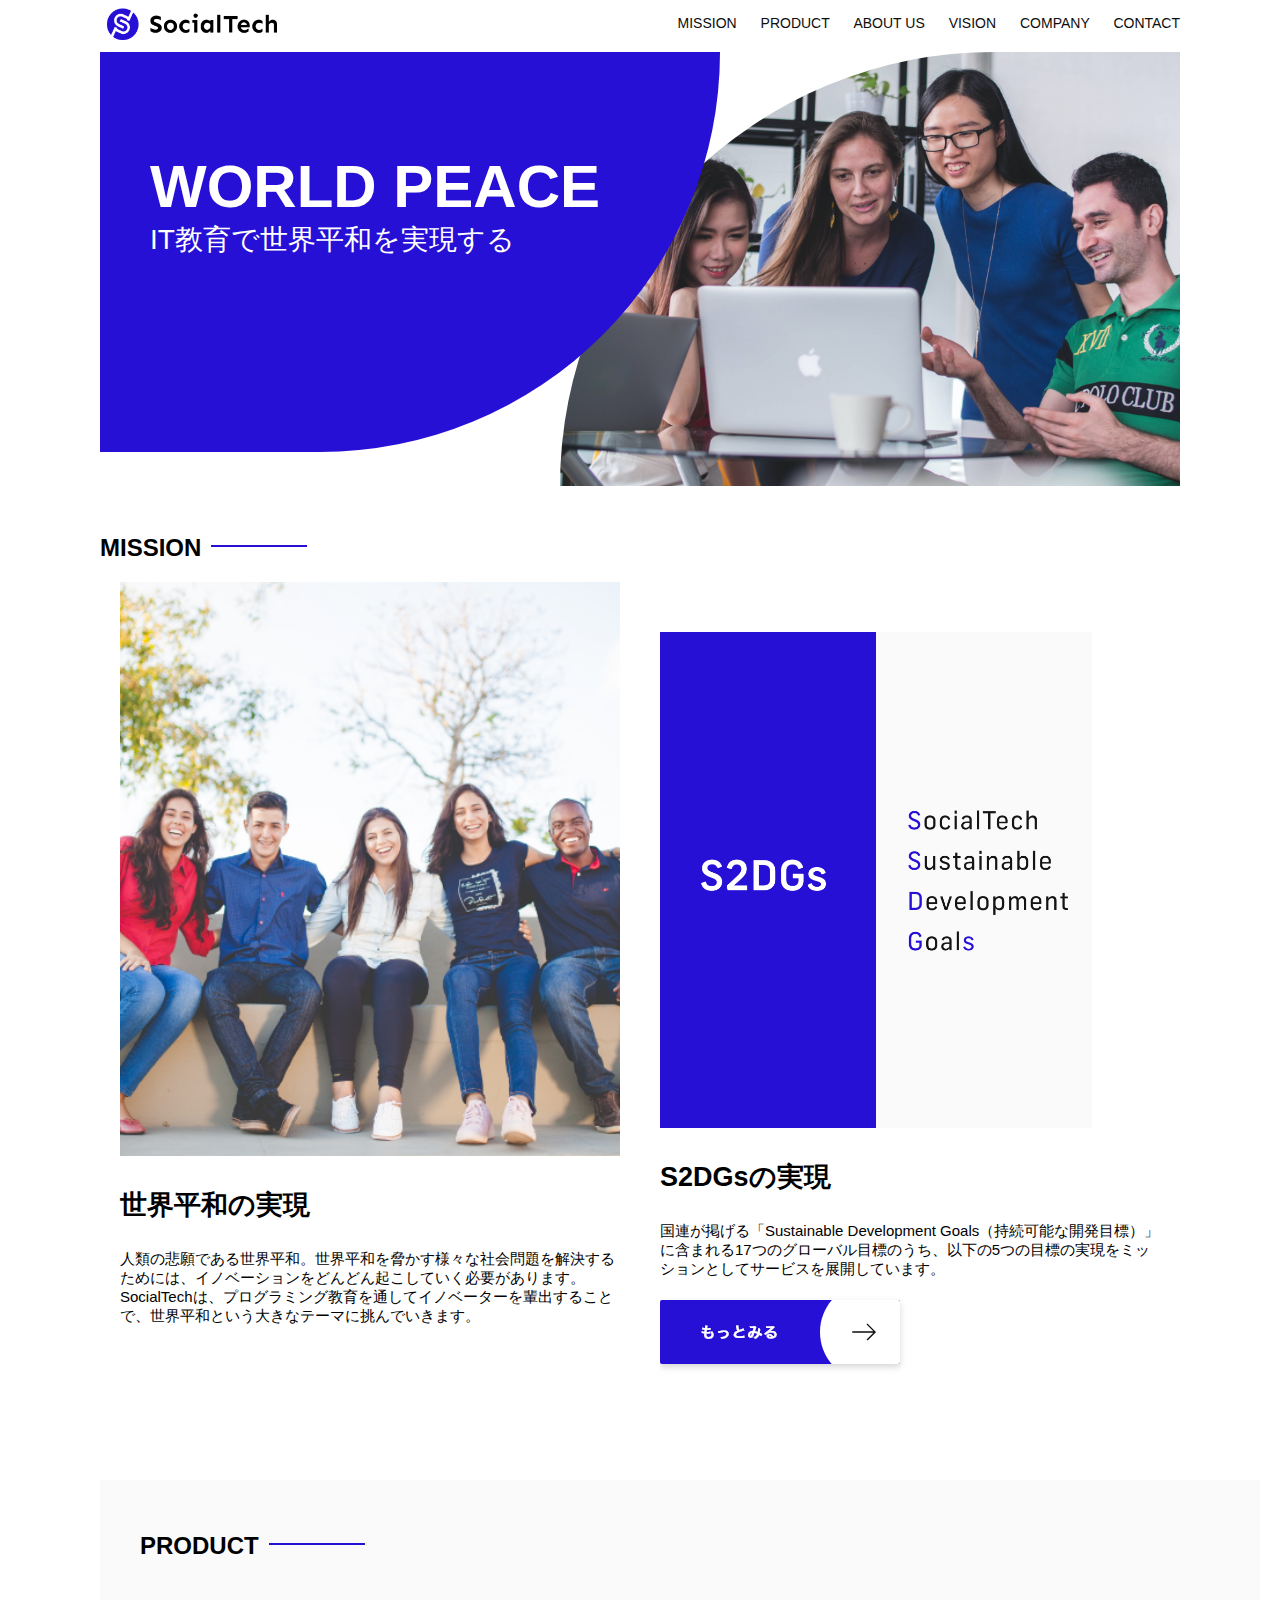
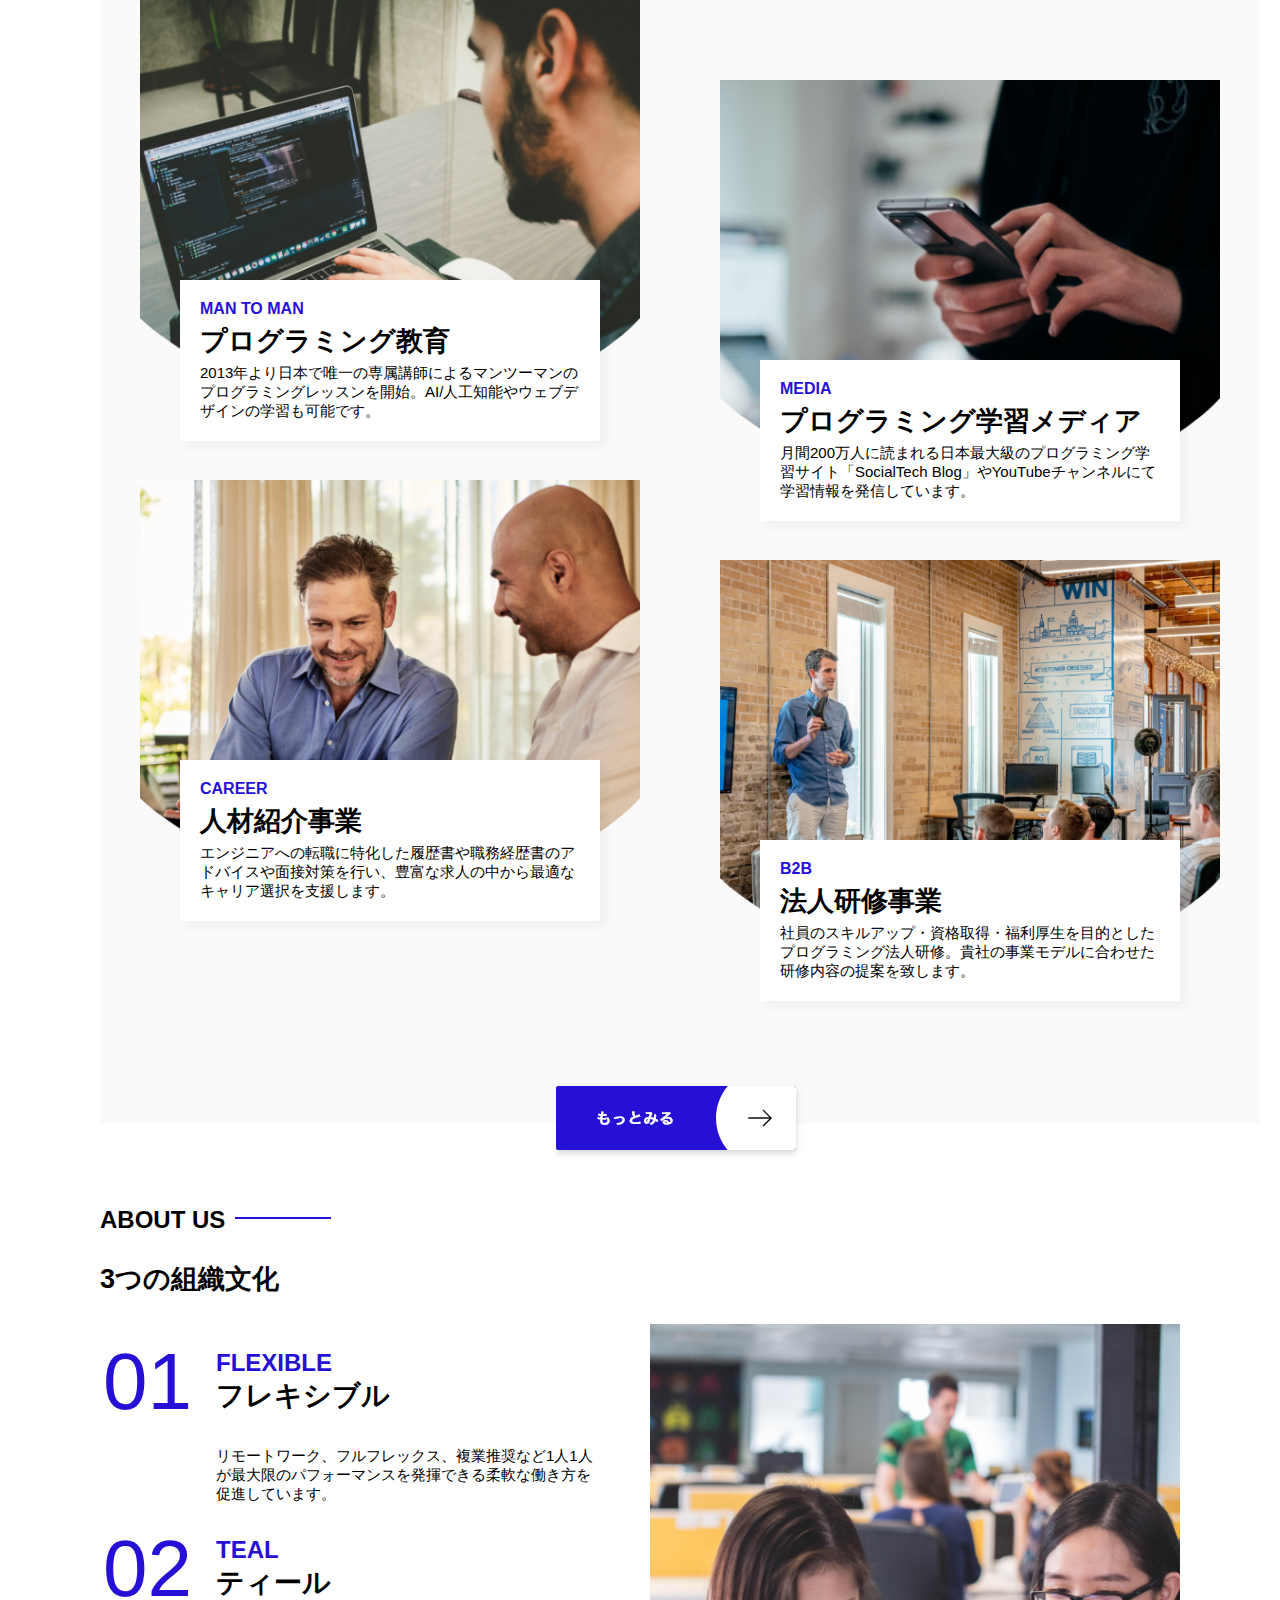
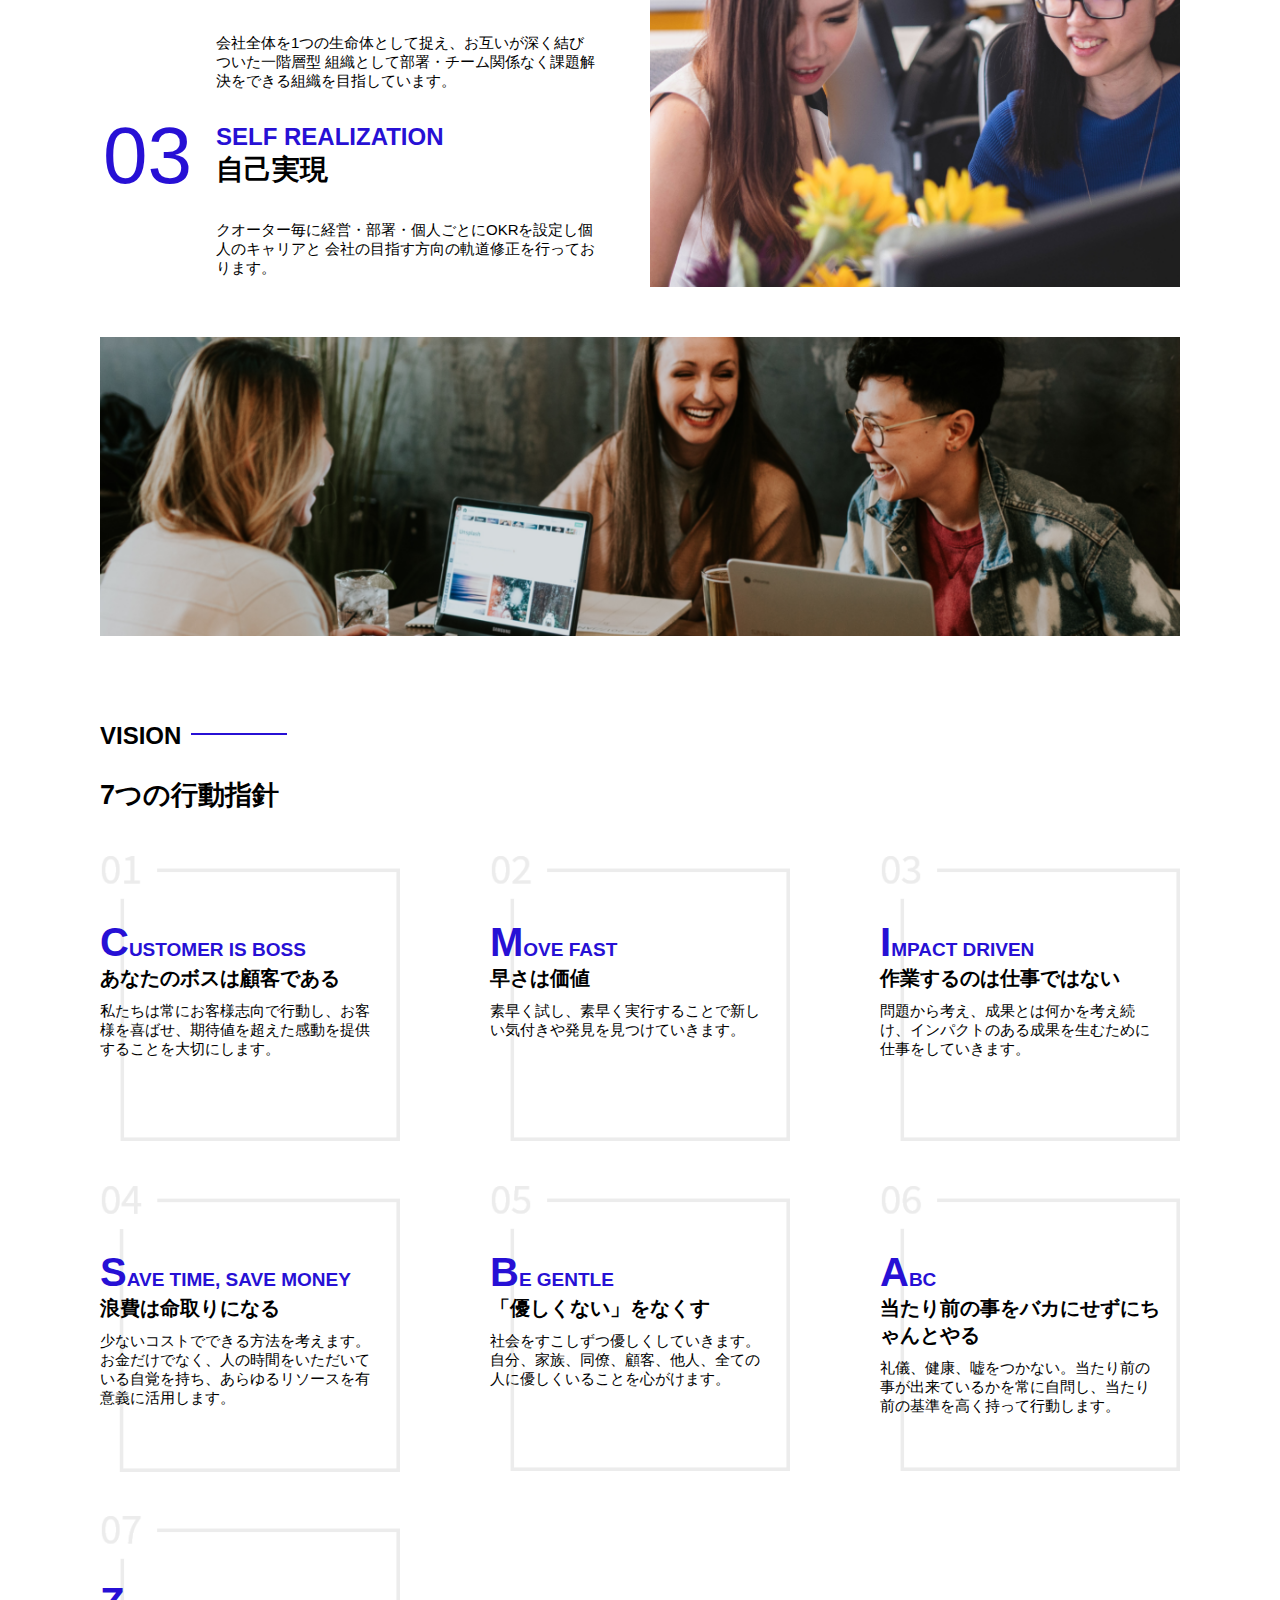
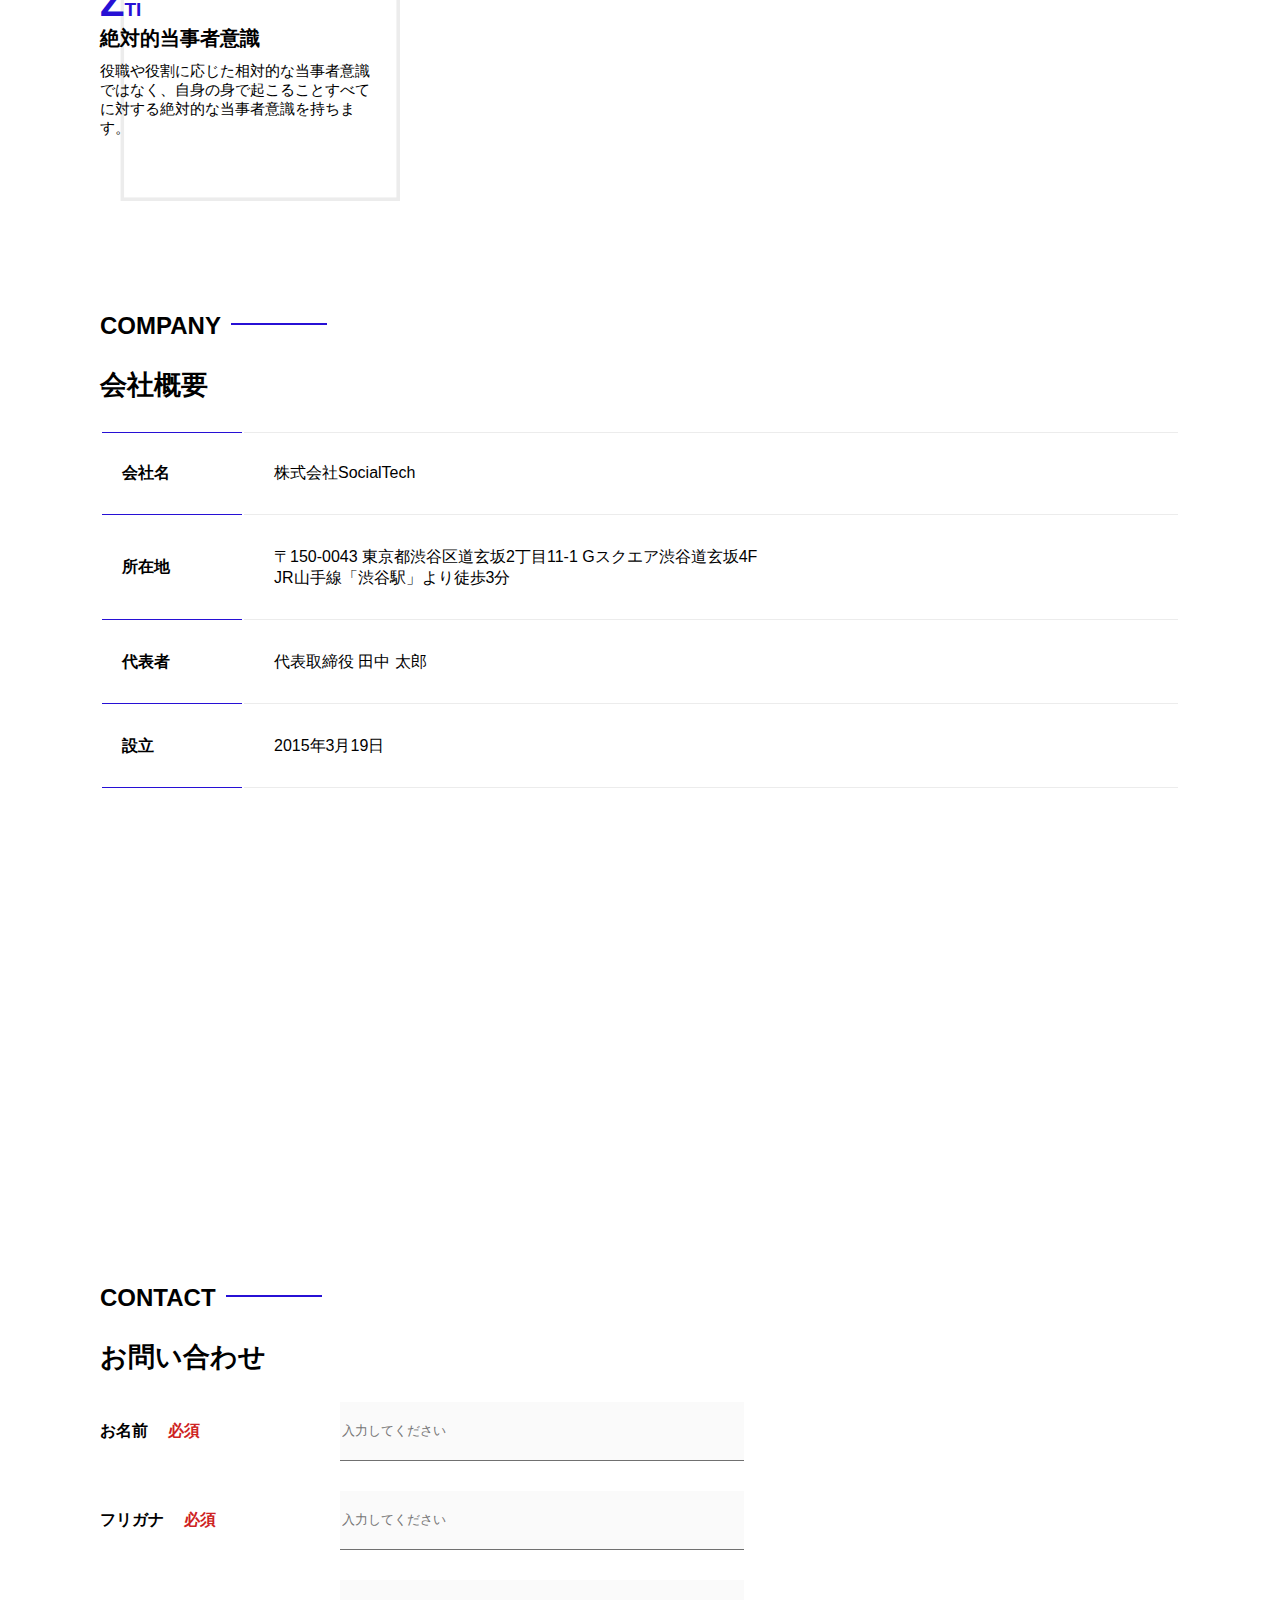
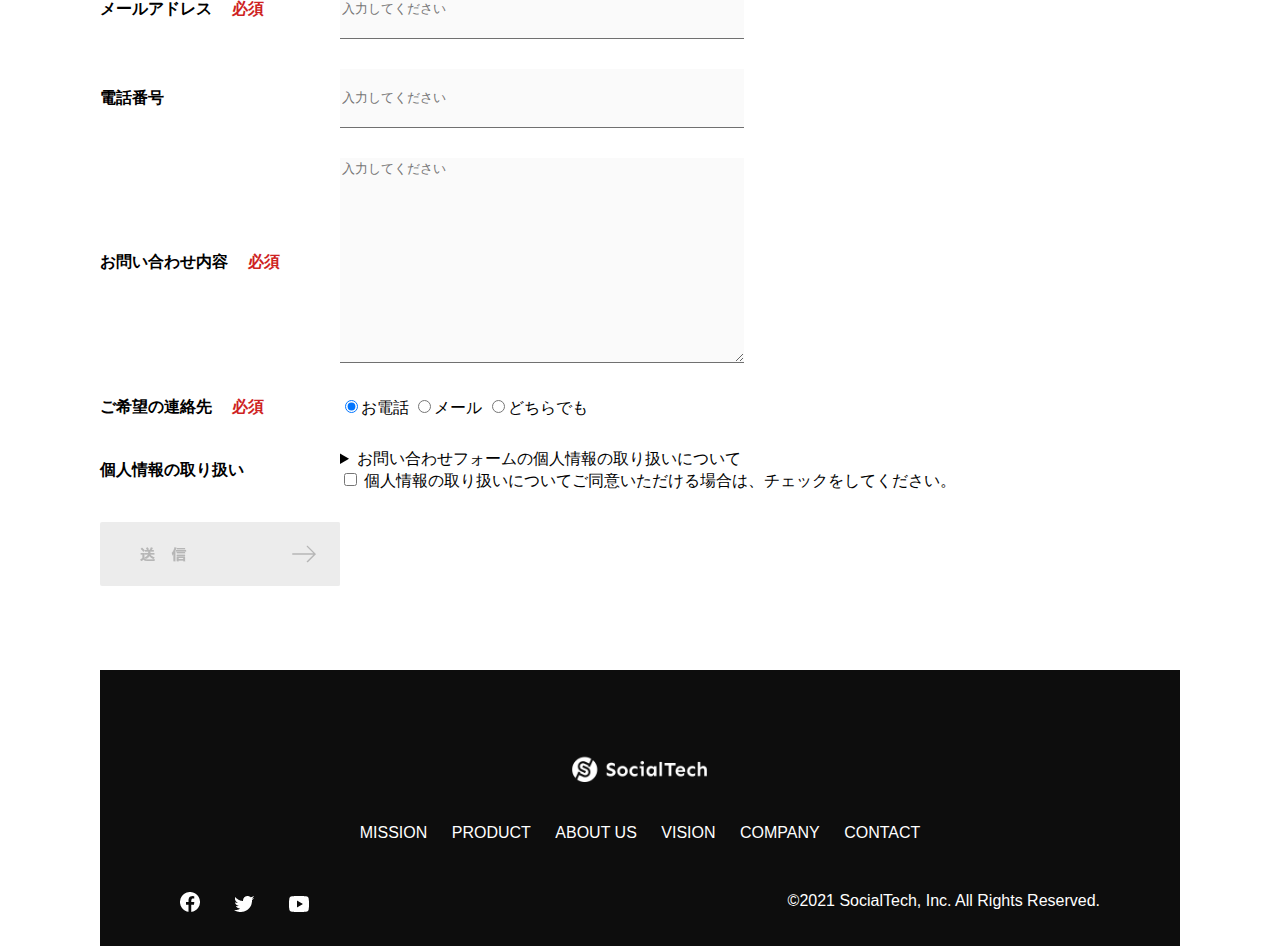
<file: kadai_tutorial_output/kadai_tutorial_output/index.html>
<!DOCTYPE html>
<html>
  <head>
    <title>SocialTech</title>
    <meta charset="UTF-8" />
    <meta
      name="description"
      content="SocialTechはEdTech業界のリーディングカンパニーを目指します。"
    />
    <meta name="viewport" content="width=device-width, initial-scale=1.0" />
    <link rel="stylesheet" href="style.css" />
  </head>
  <body>
    <!-- ヘッダー -->
    <header>
      <!-- ロゴ -->
      <a href="index.html" id="logo"
        ><img src="images/logo.png" alt="トップページに戻る"
      /></a>

      <!-- PC用ナビゲーション -->
      <nav id="nav-pc">
        <a href="mission.html">MISSION</a>
        <a href="product.html">PRODUCT</a>
        <a href="index.html#aboutus">ABOUT US</a>
        <a href="index.html#vision">VISION</a>
        <a href="index.html#company">COMPANY</a>
        <a href="index.html#contact">CONTACT</a>
      </nav>
      <!-- スマホ用メニューボタン -->
      <img id="menu-sp" src="images/button-menu.png" alt="ナビゲーションを開く" onclick="document.getElementById('nav-sp').style.display = 'block'">

 <!-- スマホ用ナビゲーション -->
 <nav id="nav-sp">
  <img id="close" src="images/button-close.png" alt="ナビゲーションを閉じる" onclick="document.getElementById('nav-sp').style.display = 'none'">
  <a id="logo-sp" href="index.html" onclick="document.getElementById('nav-sp').style.display = 'none'"><img
      src="images/logo-sp.png" alt="トップページに戻る"></a>
  <a class="menu" href="mission.html" onclick="document.getElementById('nav-sp').style.display = 'none'">MISSION</a>
  <a class="menu" href="product.html" onclick="document.getElementById('nav-sp').style.display = 'none'">PRODUCT</a>
  <a class="menu" href="index.html#aboutus" onclick="document.getElementById('nav-sp').style.display = 'none'">ABOUT
    US</a>
  <a class="menu" href="index.html#vision"
    onclick="document.getElementById('nav-sp').style.display = 'none'">VISION</a>
  <a class="menu" href="index.html#company"
    onclick="document.getElementById('nav-sp').style.display = 'none'">COMPANY</a>
  <a class="menu" href="index.html#contact"
    onclick="document.getElementById('nav-sp').style.display = 'none'">CONTACT</a>
  <div id="sns">
    <a href="https://www.facebook.com/sejuku2013"><img src="images/button-facebook.png" alt="Facebookのリンク"></a>
    <a href="https://twitter.com/samuraijuku"><img src="images/button-twitter.png" alt="Twitterのリンク"></a>
    <a href="https://www.youtube.com/channel/UCCFOQO5aDK0xXam4cUQXT8g"><img src="images/button-youtube.png" alt="YouTubeのリンク"></a>
  </div>
</nav>
    </header>
    <main>
      <article>
        <!-- メインビジュアル -->
        <section id="main-visual">
          <div id="main-message">
            <h1>WORLD PEACE</h1>
            <p>IT教育で世界平和を実現する</p>
          </div>
          <img
            src="images/index/index-main.png"
            alt="PCの周りに集まる多国籍の仲間たち"
          />
        </section>
        <!--ミッション-->
        <section id="mission">
          <h2 class="index-h2">MISSION</h2>
          <div id="mission-flex">
            <div>
              <img
                id="mission-photo"
                src="images/index/index-mission.png"
                alt="屋外のベンチで写真を撮影する多国籍の仲間たち"
              />
              <h3>世界平和の実現</h3>
              <p>
                人類の悲願である世界平和。世界平和を脅かす様々な社会問題を解決するためには、イノベーションをどんどん起こしていく必要があります。SocialTechは、プログラミング教育を通してイノベーターを輩出することで、世界平和という大きなテーマに挑んでいきます。
              </p>
            </div>
            <div>
              <img id="s2dgs" src="images/index/s2dgs.png" alt="S2DGs" />
              <h3>S2DGsの実現</h3>
              <p>
                国連が掲げる「Sustainable Development
                Goals（持続可能な開発目標）」に含まれる17つのグローバル目標のうち、以下の5つの目標の実現をミッションとしてサービスを展開しています。
              </p>
              <a href="mission.html">
                <img src="images/button-more.png" alt="もっとみる" />
              </a>
            </div>
          </div>
        </section>
        <!-- プロダクト -->
        <section id="product">
          <h2 class="index-h2">PRODUCT</h2>
          <div>
            <div id="product-left">
              <div>
                <img
                  class="product-photo"
                  src="images/index/index-mantoman.png"
                  alt="PCでコードを書く男性"
                />
                <div class="product-explain">
                  <span>MAN TO MAN</span>
                  <h3>プログラミング教育</h3>
                  <p>
                    2013年より日本で唯一の専属講師によるマンツーマンのプログラミングレッスンを開始。AI/人工知能やウェブデザインの学習も可能です。
                  </p>
                </div>
              </div>
              <div>
                <img
                  class="product-photo"
                  src="images/index/index-career.png"
                  alt="笑顔で話し合う2人の男性"
                />
                <div class="product-explain">
                  <span>CAREER</span>
                  <h3>人材紹介事業</h3>
                  <p>
                    エンジニアへの転職に特化した履歴書や職務経歴書のアドバイスや面接対策を行い、豊富な求人の中から最適なキャリア選択を支援します。
                  </p>
                </div>
              </div>
            </div>
            <div id="product-right">
              <div>
                <img
                  class="product-photo"
                  src="images/index/index-media.png"
                  alt="スマートフォンを操作する人"
                />
                <div class="product-explain">
                  <span>MEDIA</span>
                  <h3>プログラミング学習メディア</h3>
                  <p>
                    月間200万人に読まれる日本最大級のプログラミング学習サイト「SocialTech
                    Blog」やYouTubeチャンネルにて学習情報を発信しています。
                  </p>
                </div>
              </div>
              <div>
                <img
                  class="product-photo"
                  src="images/index/index-b2b.png"
                  alt="講演中の男性とそれを聴く人々"
                />
                <div class="product-explain">
                  <span>B2B</span>
                  <h3>法人研修事業</h3>
                  <p>
                    社員のスキルアップ・資格取得・福利厚生を目的としたプログラミング法人研修。貴社の事業モデルに合わせた研修内容の提案を致します。
                  </p>
                </div>
              </div>
            </div>
          </div>
          <div>
            <a id="product-more" href="product.html">
              <img src="images/button-more.png" alt="もっとみる" />
            </a>
          </div>
        </section>
        <!---ABOUT US-->
        <section id="aboutus">
          <h2 class="index-h2">ABOUT US</h2>
          <h3>3つの組織文化</h3>
          <div>
            <table class="culture-table">
              <tr>
                <td>
                  <span class="culture-num">01</span>
                </td>
                <td>
                  <span class="culture-en">FLEXIBLE</span>
                  <span class="culture-jp">フレキシブル</span>
                </td>
              </tr>
              <tr>
                <td>
                  <!--空のセル-->
                </td>
                <td>
                  <p class="culture-description">
                    リモートワーク、フルフレックス、複業推奨など1人1人が最大限のパフォーマンスを発揮できる柔軟な働き方を促進しています。
                  </p>
                </td>
              </tr>
              <tr>
                <td>
                  <span class="culture-num">02</span>
                </td>
                <td>
                  <span class="culture-en">TEAL</span>
                  <span class="culture-jp">ティール</span>
                </td>
              </tr>
              <tr>
                <td>
                  <!--空のセル-->
                </td>
                <td>
                  <p class="culture-description">
                    会社全体を1つの生命体として捉え、お互いが深く結びついた一階層型
                    組織として部署・チーム関係なく課題解決をできる組織を目指しています。
                  </p>
                </td>
              </tr>
              <tr>
                <td>
                  <span class="culture-num">03</span>
                </td>
                <td>
                  <span class="culture-en">SELF REALIZATION</span>
                  <span class="culture-jp">自己実現</span>
                </td>
              </tr>
              <tr>
                <td>
                  <!--空のセル-->
                </td>
                <td>
                  <p class="culture-description">
                    クオーター毎に経営・部署・個人ごとにOKRを設定し個人のキャリアと
                    会社の目指す方向の軌道修正を行っております。
                  </p>
                </td>
              </tr>
            </table>
            <img
              class="culture-img"
              src="images/index/index-aboutus1.png"
              alt="笑顔で話し合う2人の女性"
            />
          </div>
          <img
            class="culture-img2"
            src="images/index/index-aboutus2.png"
            alt="笑顔で話し合う3人の男女"
          />
        </section>
        <!-- VISION -->
        <section id="vision">
          <h2 class="index-h2">VISION</h2>
          <h3>7つの行動指針</h3>
          <div>
            <div class="vision-box">
              <img src="images/index/vision-01.png" alt="01" />
              <span>
                <h4>CUSTOMER IS BOSS</h4>
                <h5>あなたのボスは顧客である</h5>
                <p>
                  私たちは常にお客様志向で行動し、お客様を喜ばせ、期待値を超えた感動を提供することを大切にします。
                </p>
              </span>
            </div>
            <div class="vision-box">
              <img src="images/index/vision-02.png" alt="02" />
              <span>
                <h4>MOVE FAST</h4>
                <h5>早さは価値</h5>
                <p>
                  素早く試し、素早く実行することで新しい気付きや発見を見つけていきます。
                </p>
              </span>
            </div>
            <div class="vision-box">
              <img src="images/index/vision-03.png" alt="03" />
              <span>
                <h4>IMPACT DRIVEN</h4>
                <h5>作業するのは仕事ではない</h5>
                <p>
                  問題から考え、成果とは何かを考え続け、インパクトのある成果を生むために仕事をしていきます。
                </p>
              </span>
            </div>
            <div class="vision-box">
              <img src="images/index/vision-04.png" alt="04" />
              <span>
                <h4>SAVE TIME, SAVE MONEY</h4>
                <h5>浪費は命取りになる</h5>
                <p>
                  少ないコストでできる方法を考えます。お金だけでなく、人の時間をいただいている自覚を持ち、あらゆるリソースを有意義に活用します。
                </p>
              </span>
            </div>
            <div class="vision-box">
              <img src="images/index/vision-05.png" alt="05" />
              <span>
                <h4>BE GENTLE</h4>
                <h5>「優しくない」をなくす</h5>
                <p>
                  社会をすこしずつ優しくしていきます。自分、家族、同僚、顧客、他人、全ての人に優しくいることを心がけます。
                </p>
              </span>
            </div>
            <div class="vision-box">
              <img src="images/index/vision-06.png" alt="06" />
              <span>
                <h4>ABC</h4>
                <h5>当たり前の事をバカにせずにちゃんとやる</h5>
                <p>
                  礼儀、健康、嘘をつかない。当たり前の事が出来ているかを常に自問し、当たり前の基準を高く持って行動します。
                </p>
              </span>
            </div>
            <div class="vision-box">
              <img src="images/index/vision-07.png" alt="07" />
              <span>
                <h4>ZTI</h4>
                <h5>絶対的当事者意識</h5>
                <p>
                  役職や役割に応じた相対的な当事者意識ではなく、自身の身で起こることすべてに対する絶対的な当事者意識を持ちます。
                </p>
              </span>
            </div>
          </div>
        </section>
        

        <!-- COMPANY -->
        <section id="company">
          <h2 class="index-h2">COMPANY</h2>
          <h3>会社概要</h3>
          <table id="company-table">
            <tr>
              <th class="tableheader-first">会社名</th>
              <td class="cell-first">株式会社SocialTech</td>
            </tr>
            <tr>
              <th class="tableheader">所在地</th>
              <td class="cell">
                〒150-0043 東京都渋谷区道玄坂2丁目11-1 Gスクエア渋谷道玄坂4F<br />JR山手線「渋谷駅」より徒歩3分
              </td>
            </tr>
            <tr>
              <th class="tableheader">代表者</th>
              <td class="cell">代表取締役 田中 太郎</td>
            </tr>
            <tr>
              <th class="tableheader">設立</th>
              <td class="cell">2015年3月19日</td>
            </tr>
          </table>
          <iframe
            src="https://www.google.com/maps/embed?pb=!1m18!1m12!1m3!1d3241.7759544892483!2d139.69399665123464!3d35.65789123876098!2m3!1f0!2f0!3f0!3m2!1i1024!2i768!4f13.1!3m3!1m2!1s0x60188caa0042e8d1%3A0xba130bea826a7aa2!2z44CSMTUwLTAwNDMg5p2x5Lqs6YO95riL6LC35Yy66YGT546E5Z2C77yS5LiB55uu77yR77yR4oiS77yR!5e0!3m2!1sja!2sjp!4v1636872991912!5m2!1sja!2sjp"
            style="border: 0"
            allowfullscreen=""
            loading="lazy"
          >
          </iframe>
        </section>
        <!-- お問い合わせフォーム -->
        <section id="contact">
          <h2 class="index-h2">CONTACT</h2>
          <h3>お問い合わせ</h3>
          <form>
            <div>
              <div class="contact-heading">
                <label class="contact-label"
                  >お名前<span class="contact-span">必須</span></label
                >
              </div>
              <div class="contact-form">
                <input
                  type="text"
                  name="name"
                  placeholder="入力してください"
                  class="contact-textbox"
                />
              </div>
            </div>
            <div>
              <div class="contact-heading">
                <label class="contact-label"
                  >フリガナ<span class="contact-span">必須</span></label
                >
              </div>
              <div>
                <input
                  type="text"
                  name="hurigana"
                  placeholder="入力してください"
                  class="contact-textbox"
                />
              </div>
            </div>
            <div>
              <div class="contact-heading">
                <label class="contact-label"
                  >メールアドレス<span class="contact-span">必須</span></label
                >
              </div>
              <div>
                <input
                  type="text"
                  name="email"
                  placeholder="入力してください"
                  class="contact-textbox"
                />
              </div>
            </div>
            <div>
              <div class="contact-heading">
                <label class="contact-label">電話番号</label>
              </div>
              <div>
                <input
                  type="text"
                  name="tel"
                  placeholder="入力してください"
                  class="contact-textbox"
                />
              </div>
            </div>
            <div>
              <div class="contact-heading">
                <label class="contact-label"
                  >お問い合わせ内容<span class="contact-span">必須</span></label
                >
              </div>
              <div>
                <textarea
                  class="contact-textarea"
                  placeholder="入力してください"
                  name="message"
                ></textarea>
              </div>
            </div>
            <div>
              <div class="contact-heading">
                <label class="contact-label"
                  >ご希望の連絡先<span class="contact-span">必須</span></label
                >
              </div>
              <div>
                <input
                  class="radiobutton"
                  type="radio"
                  value="tel"
                  name="contact"
                  checked
                /><label>お電話</label>
                <input
                  class="radiobutton"
                  type="radio"
                  value="mail"
                  name="contact"
                /><label>メール</label>
                <input
                  class="radiobutton"
                  type="radio"
                  value="both"
                  name="contact"
                /><label>どちらでも</label>
              </div>
            </div>
            <div>
              <div class="contact-heading">
                <label class="contact-label">個人情報の取り扱い</label>
              </div>
              <div>
                <details>
                  <summary>
                    お問い合わせフォームの個人情報の取り扱いについて
                  </summary>
                  <div>
                    <span>１．組織の名称又は氏名</span><br />
                    株式会社SocialTech<br /><br />
                    <span
                      >２．個人情報保護管理者（若しくはその代理人）の氏名又は職名、所属及び連絡先
                      鈴木 一郎 コーポレート部</span
                    ><br />
                    メールアドレス：support@socialtech.net<br />
                    TEL：03-xxxx-xxxx<br />
                    <span>３．個人情報の利用目的</span><br />
                    ・本サービス及び本サービスに関連する情報の提供又はそれらに関する連絡のため<br />
                    ・ユーザーの本人確認のため<br />
                    ・当社サービスのご案内のため<br />
                    ・当社の商品等の広告または宣伝（電子メールによるものを含むものとします。）<br /><br />
                    <span>４．個人情報の取り扱い業務の委託</span><br />
                    個人情報の取扱業務の全部または一部を外部に業務委託する場合があります。<br />
                    その際、弊社は、個人情報を適切に保護できる管理体制を敷き実行していることを条件として<br />
                    委託先を厳選したうえで、機密保持契約を委託先と締結し、お客様の個人情報を厳密に管理させます。<br /><br />
                    <span>５．個人情報の開示等の請求</span><br />
                    お客様は、弊社に対してご自身の個人情報の開示等（利用目的の通知、開示、内容の訂正・追加・削除、利用の停止または消去、第三者への提供の停止）に関して、当社問合わせ窓口に申し出ることができます。<br />
                    その際、弊社はお客様ご本人を確認させていただいたうえで、合理的な期間内に対応いたします。<br /><br />
                    なお、個人情報に関する弊社問合わせ先は、次の通りです。<br /><br />
                    株式会社SocialTech　個人情報問合せ窓口<br />
                    〒150-0043　東京都渋谷区道玄坂2丁目11-1 Ｇスクエア渋谷道玄坂
                    4F<br />
                    メールアドレス：support@socialtech.net　TEL：03-xxxx-xxxx<br /><br />
                    <span>６．個人情報を提供されることの任意性について</span
                    ><br /><br />
                    お客様がご自身の個人情報を弊社に提供されるか否かは、お客様のご判断によりますが、もしご提供されない場合には、適切なサービスが提供できない場合がありますので予めご了承ください。
                  </div>
                </details>
                <input type="checkbox" name="agree" />
                <span
                  >個人情報の取り扱いについてご同意いただける場合は、チェックをしてください。</span
                >
              </div>
            </div>
            <input
              type="image"
              value="Submit"
              src="images/button-submit.png"
              alt="送信する"
            />
          </form>
        </section>
      </article>
      <footer>
        <div id="footer-logo">
          <img src="images/logo-sp.png" alt="SocialTech" />
        </div>
        <div id="footer-link">
          <a href="mission.html">MISSION</a>
          <a href="product.html">PRODUCT</a>
          <a href="index.html#aboutus">ABOUT US</a>
          <a href="index.html#vision">VISION</a>
          <a href="index.html#company">COMPANY</a>
          <a href="index.html#contact">CONTACT</a>
        </div>
        <div id="sns-footer">
          <a href="https://www.facebook.com/sejuku2013"
            ><img src="images/button-facebook.png" alt="Facebookのリンク"
          /></a>
          <a href="https://twitter.com/samuraijuku"
            ><img src="images/button-twitter.png" alt="Twitterのリンク"
          /></a>
          <a href="https://www.youtube.com/channel/UCCFOQO5aDK0xXam4cUQXT8g"
            ><img src="images/button-youtube.png" alt="YouTubeのリンク"
          /></a>
          <span id="copyright"
            >&copy;2021 SocialTech, Inc. All Rights Reserved.
          </span>
        </div>
      </footer>
    </main>
  </body>
</html>
</file>
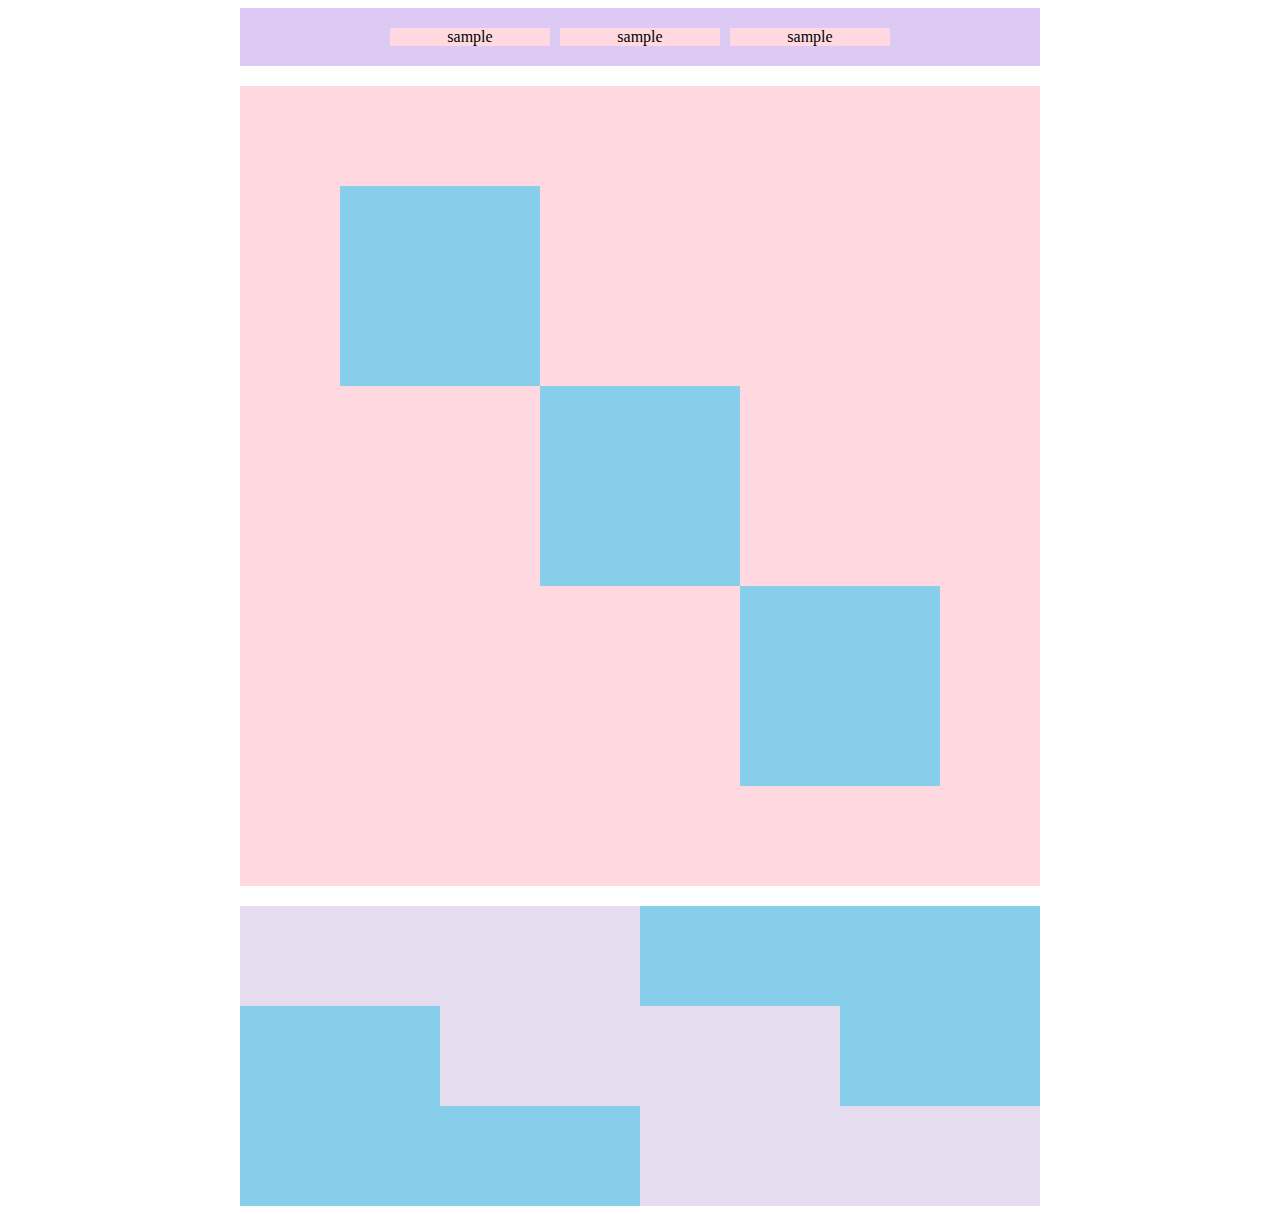
<file: kadai_018/kadai_018.html>
<!DOCTYPE html>
<html>
  <head>
    <title>18章課題</title>
    <meta name="description" content="このページは１８章課題です。">
    <meta charset="utf-8">
    <link rel="stylesheet" href="style.css">
  </head>
  <body>
    <div id="top">
      <p class="top-child">sample</p>
      <p class="top-child">sample</p>  
      <p class="top-child">sample</p>
    </div>
    <div id="middle">
      <div id="middle-child01"></div>
      <div id="middle-child02"></div>
      <div id="middle-child03"></div>
    </div>
    <div id="bottom">
      <div id="bottom-child01"></div>
      <div id="bottom-child02"></div>
      <div id="bottom-child03"></div>
    </div>
    
  </body>
</html>
</file>
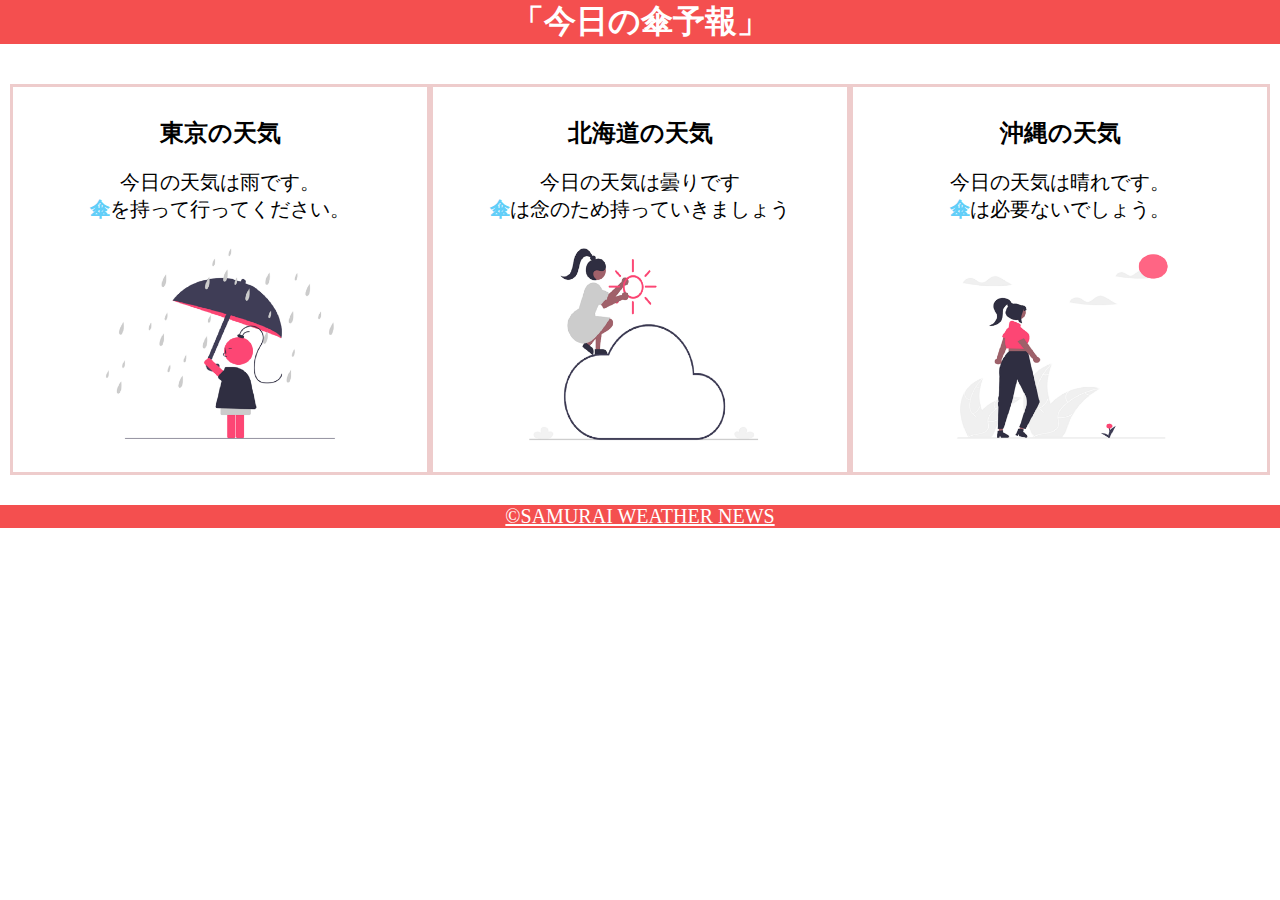
<file: kadai_022/kadeai_022.html>
<!-- 課題の参考
以下の章を参考にして課題に取り組みましょう。

20章 CSSの疑似要素を理解しよう：疑似要素::beforeや::first-letterについて
21章 CSSの疑似クラスを理解しよう：疑似クラスや、について
22章 CSSを使ったレスポンシブデザインを理解しよう：レスポンシブデザインについて
23章 CSSのFlexboxを理解しよう：Flexboxについて -->
<!DOCTYPE html>
<head>
  <title>２２章課題</title>
  <meta charset="utf-8">
  <meta name="description" content="このページは２２章の課題です">
  <link rel="stylesheet" href="style.css">
</head>
<body>
  <header>
    <h1>「今日の傘予報」</h1> 
  </header>
  <main>
<div id="parent" class="flexbox-container">
  <div class="content">
    <h2>東京の天気</h2>
    <p class="one">今日の天気は雨です。</p>
    <p class="two">傘を持って行ってください。</p>
    <img src="images\rainy.png">
  </div>
  <div class="content">
     <h2>北海道の天気</h2>
     <p class="one">今日の天気は曇りです</p>
     <p class="two">傘は念のため持っていきましょう</p>
     <img src="images\cloudy.png">
  </div>
  <div class="content">
     <h2>沖縄の天気</h2>
     <p class="one">今日の天気は晴れです。</p>
     <p class="two">傘は必要ないでしょう。</p>
     <img src="images\sunny.png">
  </div>
</div>
  </main>
  <footer>
    <a href="https://www.sejuku.net/corp/">&copy;SAMURAI WEATHER NEWS</a>

  </footer>
</body>
</file>
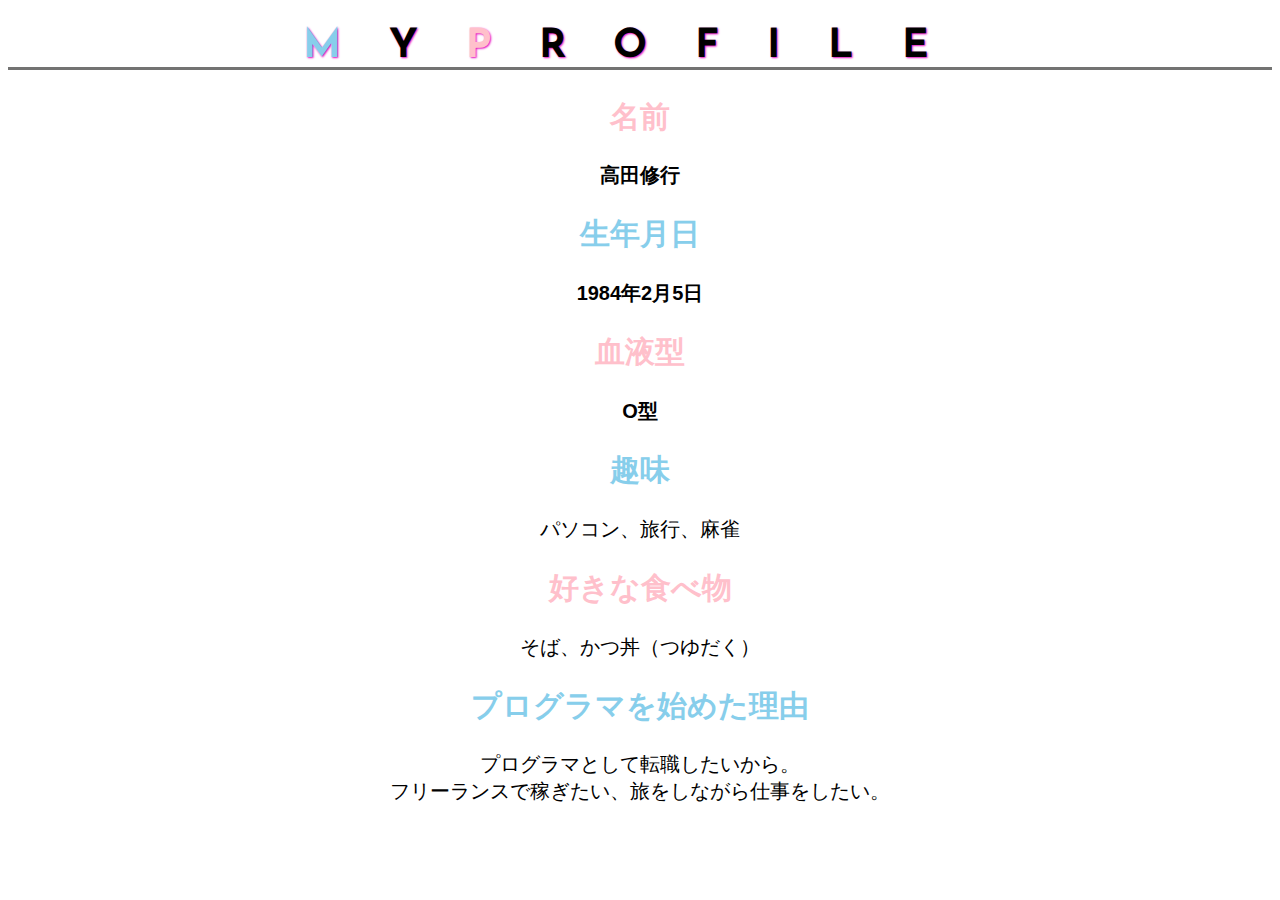
<file: kadai_014/kadai_014/kadai_014.html>
<!DOCTYPE html>
<html>
<head>
  <title>14章課題</title>
  <meta name="description" content="このページは１４章の課題です">
  <meta charset="utf-8">
  <link rel="stylesheet" href="style.css">
  <link rel="preconnect" href="https://fonts.googleapis.com">
  <link rel="preconnect" href="https://fonts.gstatic.com" crossorigin>
  <link href="https://fonts.googleapis.com/css2?family=Josefin+Sans:ital@0;1&display=swap" rel="stylesheet">
</head>
<body>
  <h1><span class="text-skyblue">M</span>Y<span class="text-pink">P</span>ROFILE</h1>
  <div id="basic">
    <h2 class="text-pink">名前</h2>
    <p>高田修行</p>
    <h2 class="text-skyblue">生年月日</h2>
    <p>1984年2月5日</p>
    <h2 class="text-pink">血液型</h2>
    <p>O型</p>
  </div>
  <h2 class="text-skyblue">趣味</h2>
  <p>パソコン、旅行、麻雀</p>
  <h2 class="text-pink">好きな食べ物</h2>
  <p>そば、かつ丼（つゆだく）</p>
  <h2 class="text-skyblue">プログラマを始めた理由</h2>
  <p>プログラマとして転職したいから。<br>フリーランスで稼ぎたい、旅をしながら仕事をしたい。</p>
</body>
</html>
</file>
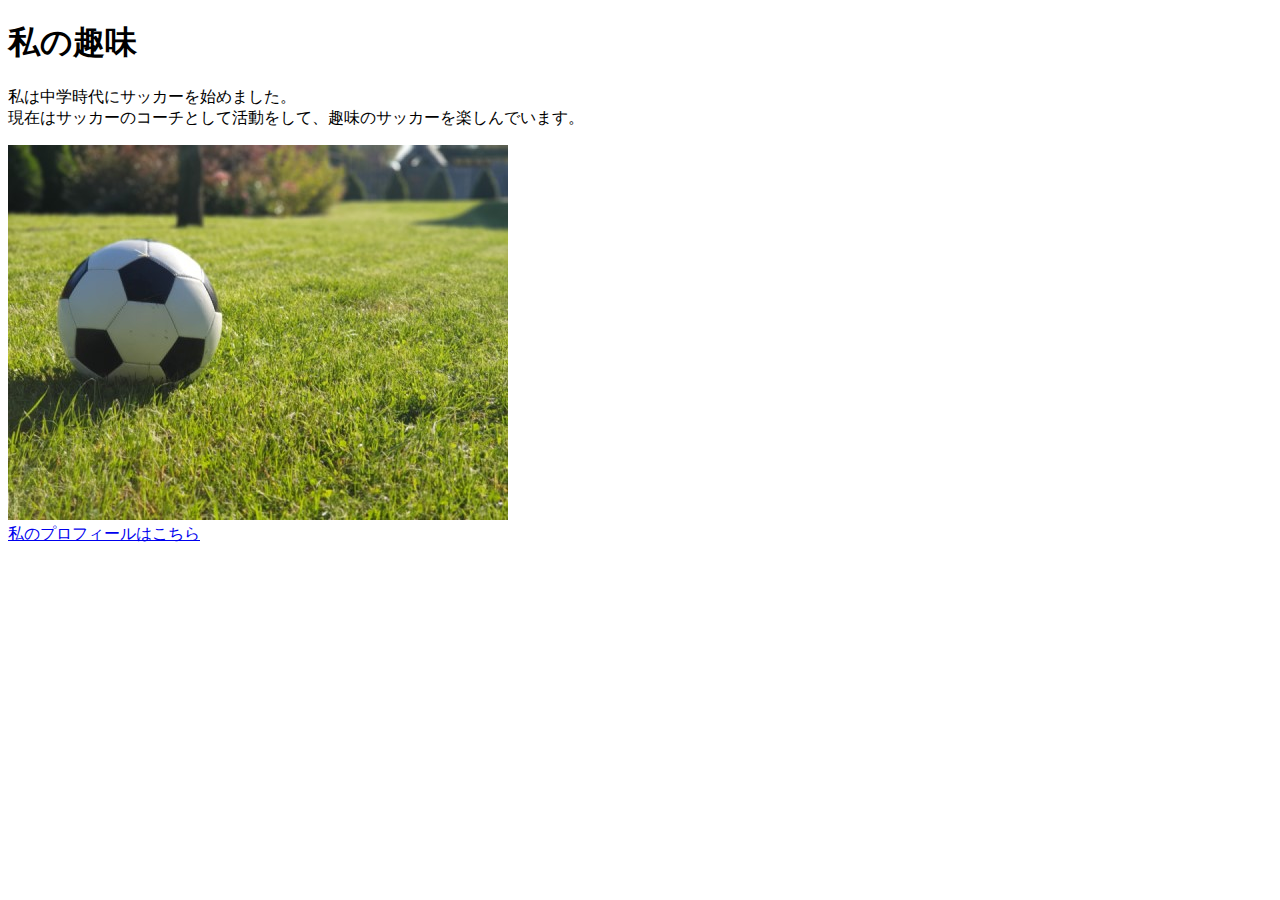
<file: kadai_05/html/kadai_005.html>
<!DOCTYPE html>
<html>
  <head>
    <title>5章課題</title>
    <meta name="description" content="このページは５章です。">
    <meta charser="utf-8">
  </head>
  <body>
    <h1>私の趣味</h1> 
    <p>私は中学時代にサッカーを始めました。<br>現在はサッカーのコーチとして活動をして、趣味のサッカーを楽しんでいます。</p>
    <img src="../images/sample.jpg">
    <br>
    <a href="https://twitter.com/samuraijuku">私のプロフィールはこちら</a>
  </body>
</html>
</file>
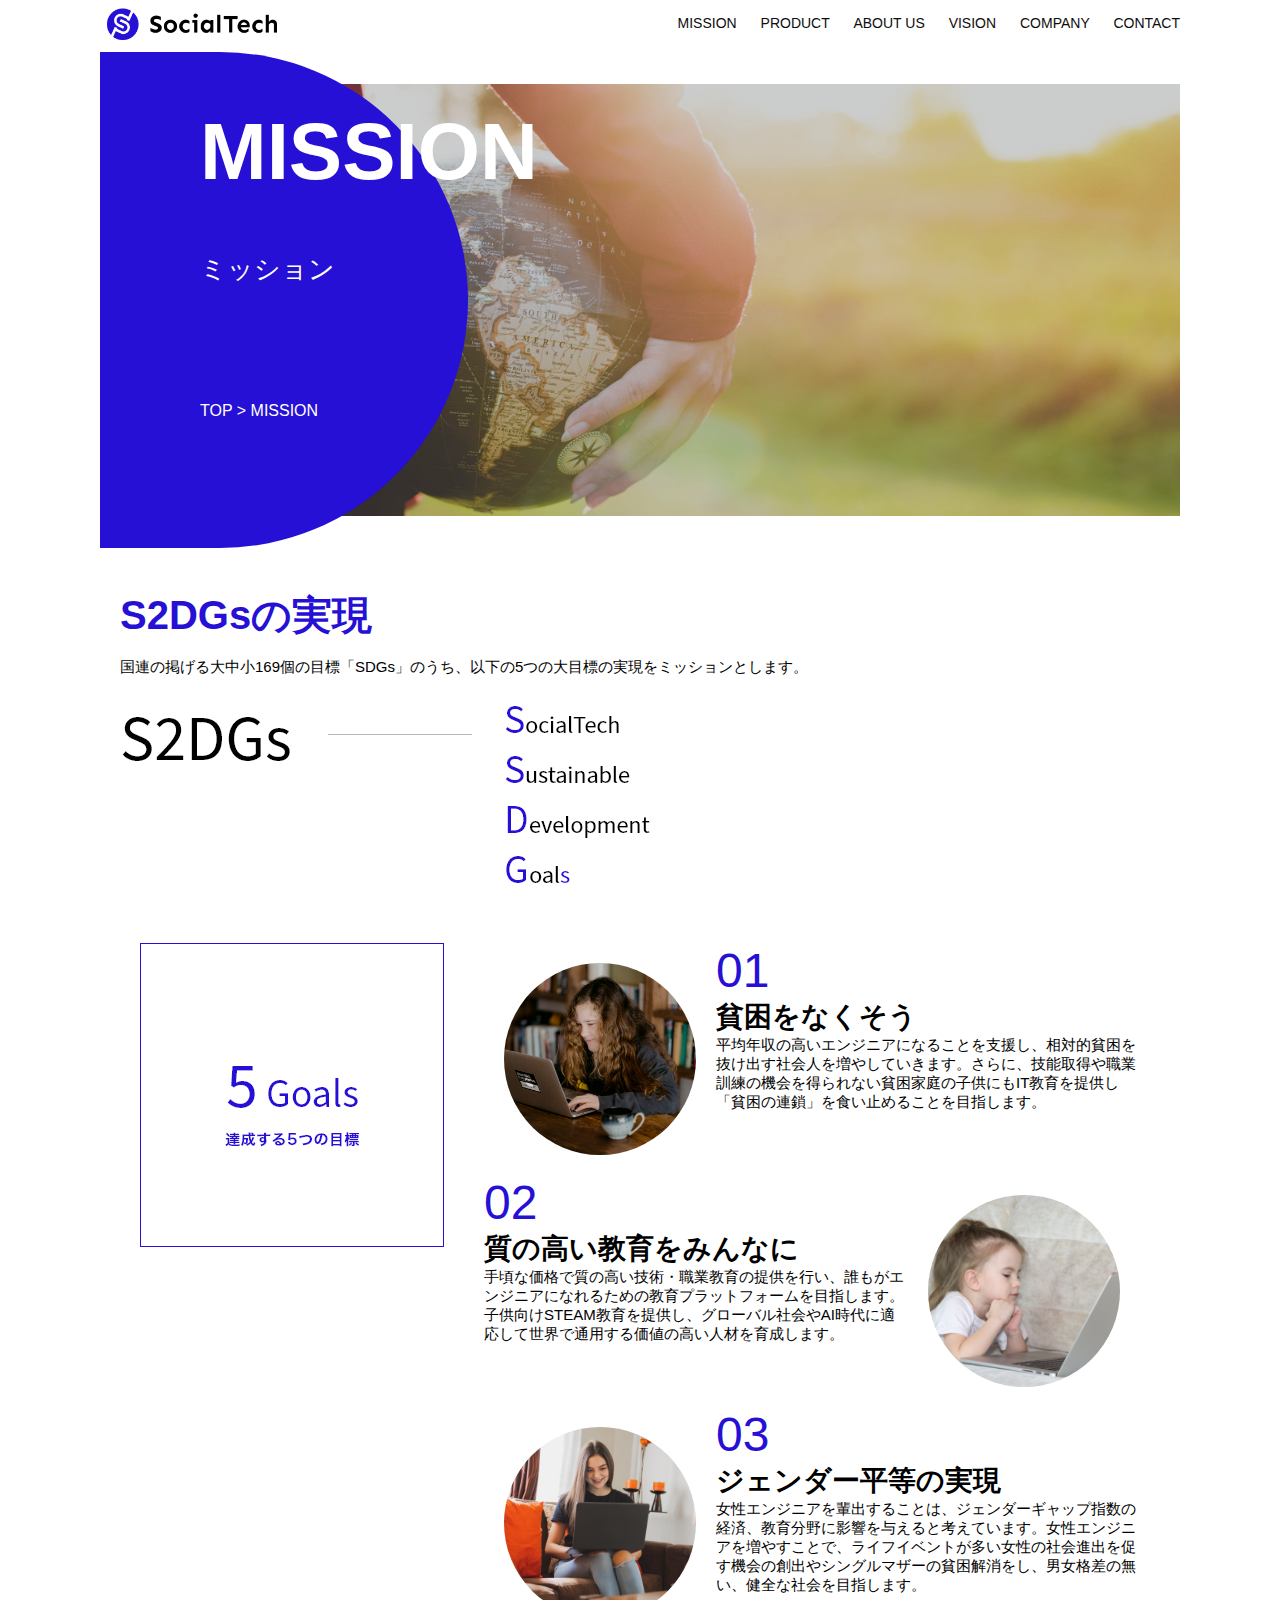
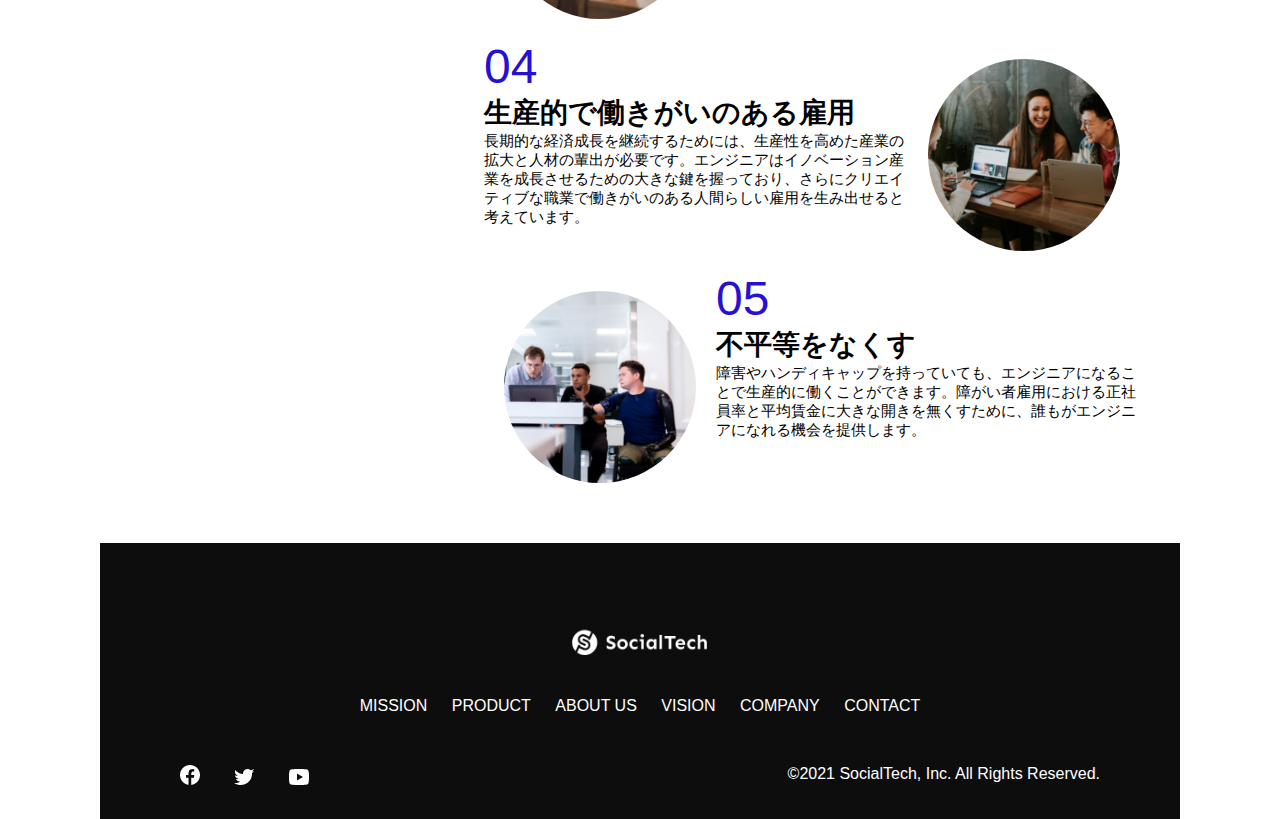
<file: kadai_tutorial_output/kadai_tutorial_output/mission.html>
<!DOCTYPE html>
  <html>
  <head>
    <title>SocialTech - MISSION ミッション</title>
    <meta charset="UTF-8">
    <meta name="description" content="SocialTechが目指す5つの目標（S2DGs）を紹介します">
    <meta name="viewport" content="width=device-width, initial-scale=1.0">
    <link rel="stylesheet" href="style.css">
  </head>
 
  <body>
    <!-- ヘッダー -->
    <header>
      <!-- ロゴ -->
      <a href="index.html" id="logo"><img src="images/logo.png" alt="トップページに戻る"></a>
  
      <!-- PC用ナビゲーション -->
      <nav id="nav-pc">
        <a href="mission.html">MISSION</a>
        <a href="product.html">PRODUCT</a>
        <a href="index.html#aboutus">ABOUT US</a>
        <a href="index.html#vision">VISION</a>
        <a href="index.html#company">COMPANY</a>
        <a href="index.html#contact">CONTACT</a>
      </nav>
  
      <!-- スマホ用メニューボタン -->
      <img id="menu-sp" src="images/button-menu.png" alt="ナビゲーションを開く" onclick="document.getElementById('nav-sp').style.display = 'block'">
  
      <!-- スマホ用ナビゲーション -->
      <nav id="nav-sp">
        <img id="close" src="images/button-close.png" alt="ナビゲーションを閉じる" onclick="document.getElementById('nav-sp').style.display = 'none'">
        <a id="logo-sp" href="index.html" onclick="document.getElementById('nav-sp').style.display = 'none'"><img
            src="images/logo-sp.png" alt="トップページに戻る"></a>
        <a class="menu" href="mission.html" onclick="document.getElementById('nav-sp').style.display = 'none'">MISSION</a>
        <a class="menu" href="product.html" onclick="document.getElementById('nav-sp').style.display = 'none'">PRODUCT</a>
        <a class="menu" href="index.html#aboutus" onclick="document.getElementById('nav-sp').style.display = 'none'">ABOUT
          US</a>
        <a class="menu" href="index.html#vision"
          onclick="document.getElementById('nav-sp').style.display = 'none'">VISION</a>
        <a class="menu" href="index.html#company"
          onclick="document.getElementById('nav-sp').style.display = 'none'">COMPANY</a>
        <a class="menu" href="index.html#contact"
          onclick="document.getElementById('nav-sp').style.display = 'none'">CONTACT</a>
        <div id="sns">
          <a href="https://www.facebook.com/sejuku2013"><img src="images/button-facebook.png" alt="Facebookのリンク"></a>
          <a href="https://twitter.com/samuraijuku"><img src="images/button-twitter.png" alt="Twitterのリンク"></a>
          <a href="https://www.youtube.com/channel/UCCFOQO5aDK0xXam4cUQXT8g"><img src="images/button-youtube.png" alt="YouTubeのリンク"></a>
        </div>
      </nav>
    </header>
    <main>
      <article>
        <section id="mission-main">
          <div id="mission-title">
            <h1>MISSION</h1>
            <span>ミッション</span>
            <div>TOP > MISSION</div>
          </div>
        </section>
        <section id="mission-s2dgs">
          <h2 class="mission-h2">S2DGsの実現</h2>
          <p>国連の掲げる大中小169個の目標「SDGs」のうち、以下の5つの大目標の実現をミッションとします。</p>
          <img src="images/mission/mission-s2dgs.png" alt="S2DGs">
        </section>
        <section id="mission-5goals">
          <div>
            <img id="s2dgs-image" src="images/mission/mission-5goals.png" alt="5Goals">
          </div>

          <div>
            <div>
              <img class="fivegoals-image-left" src="images/mission/mission-5goals01.png" alt="PCを操作する女の子">
              <span class="fivegoals-number">01</span>
              <h3 class="fivegoals-h3">貧困をなくそう</h3>
              <p class="fivegoals-p">
                平均年収の高いエンジニアになることを支援し、相対的貧困を抜け出す社会人を増やしていきます。さらに、技能取得や職業訓練の機会を得られない貧困家庭の子供にもIT教育を提供し「貧困の連鎖」を食い止めることを目指します。
              </p>
            </div>

            <div>
              <img class="fivegoals-image-right" src="images/mission/mission-5goals02.png" alt="PCを見つめる小さい女の子">
              <span class="fivegoals-number">02</span>
              <h3 class="fivegoals-h3">質の高い教育をみんなに</h3>
              <p class="fivegoals-p">
                手頃な価格で質の高い技術・職業教育の提供を行い、誰もがエンジニアになれるための教育プラットフォームを目指します。子供向けSTEAM教育を提供し、グローバル社会やAI時代に適応して世界で通用する価値の高い人材を育成します。
              </p>
            </div>
    
            <div>
              <img class="fivegoals-image-left" src="images/mission/mission-5goals03.png" alt="PCを操作する女性">
              <span class="fivegoals-number">03</span>
              <h3 class="fivegoals-h3">ジェンダー平等の実現</h3>
              <p class="fivegoals-p">
                女性エンジニアを輩出することは、ジェンダーギャップ指数の経済、教育分野に影響を与えると考えています。女性エンジニアを増やすことで、ライフイベントが多い女性の社会進出を促す機会の創出やシングルマザーの貧困解消をし、男女格差の無い、健全な社会を目指します。
              </p>
            </div>
    
            <div>
              <img class="fivegoals-image-right" src="images/mission/mission-5goals04.png" alt="笑顔で話し合う3人の男女">
              <span class="fivegoals-number">04</span>
              <h3 class="fivegoals-h3">生産的で働きがいのある雇用</h3>
              <p class="fivegoals-p">
                長期的な経済成長を継続するためには、生産性を高めた産業の拡大と人材の輩出が必要です。エンジニアはイノベーション産業を成長させるための大きな鍵を握っており、さらにクリエイティブな職業で働きがいのある人間らしい雇用を生み出せると考えています。
              </p>
            </div>
    
            <div>
              <img class="fivegoals-image-left" src="images/mission/mission-5goals05.png" alt="障害を持つ男性が生き生きと働く様子">
              <span class="fivegoals-number">05</span>
              <h3 class="fivegoals-h3">不平等をなくす</h3>
              <p class="fivegoals-p">
                障害やハンディキャップを持っていても、エンジニアになることで生産的に働くことができます。障がい者雇用における正社員率と平均賃金に大きな開きを無くすために、誰もがエンジニアになれる機会を提供します。
              </p>
            </div>
          </div>

          </div>
        </section>
       
      </article>
      <footer>
        <div id="footer-logo">
          <img src="images/logo-sp.png" alt="SocialTech">
        </div>
        <div id="footer-link">
          <a href="mission.html">MISSION</a>
          <a href="product.html">PRODUCT</a>
          <a href="index.html#aboutus">ABOUT US</a>
          <a href="index.html#vision">VISION</a>
          <a href="index.html#company">COMPANY</a>
          <a href="index.html#contact">CONTACT</a>
        </div>
        <div id="sns-footer">
          <a href="https://www.facebook.com/sejuku2013"><img src="images/button-facebook.png" alt="Facebookのリンク"></a>
          <a href="https://twitter.com/samuraijuku"><img src="images/button-twitter.png" alt="Twitterのリンク"></a>
          <a href="https://www.youtube.com/channel/UCCFOQO5aDK0xXam4cUQXT8g"><img src="images/button-youtube.png" alt="YouTubeのリンク"></a>
          <span id="copyright">&copy;2021 SocialTech, Inc. All Rights Reserved. </span>
        </div>
      </footer>
    </main>
  </body>
 
  </html>
</file>
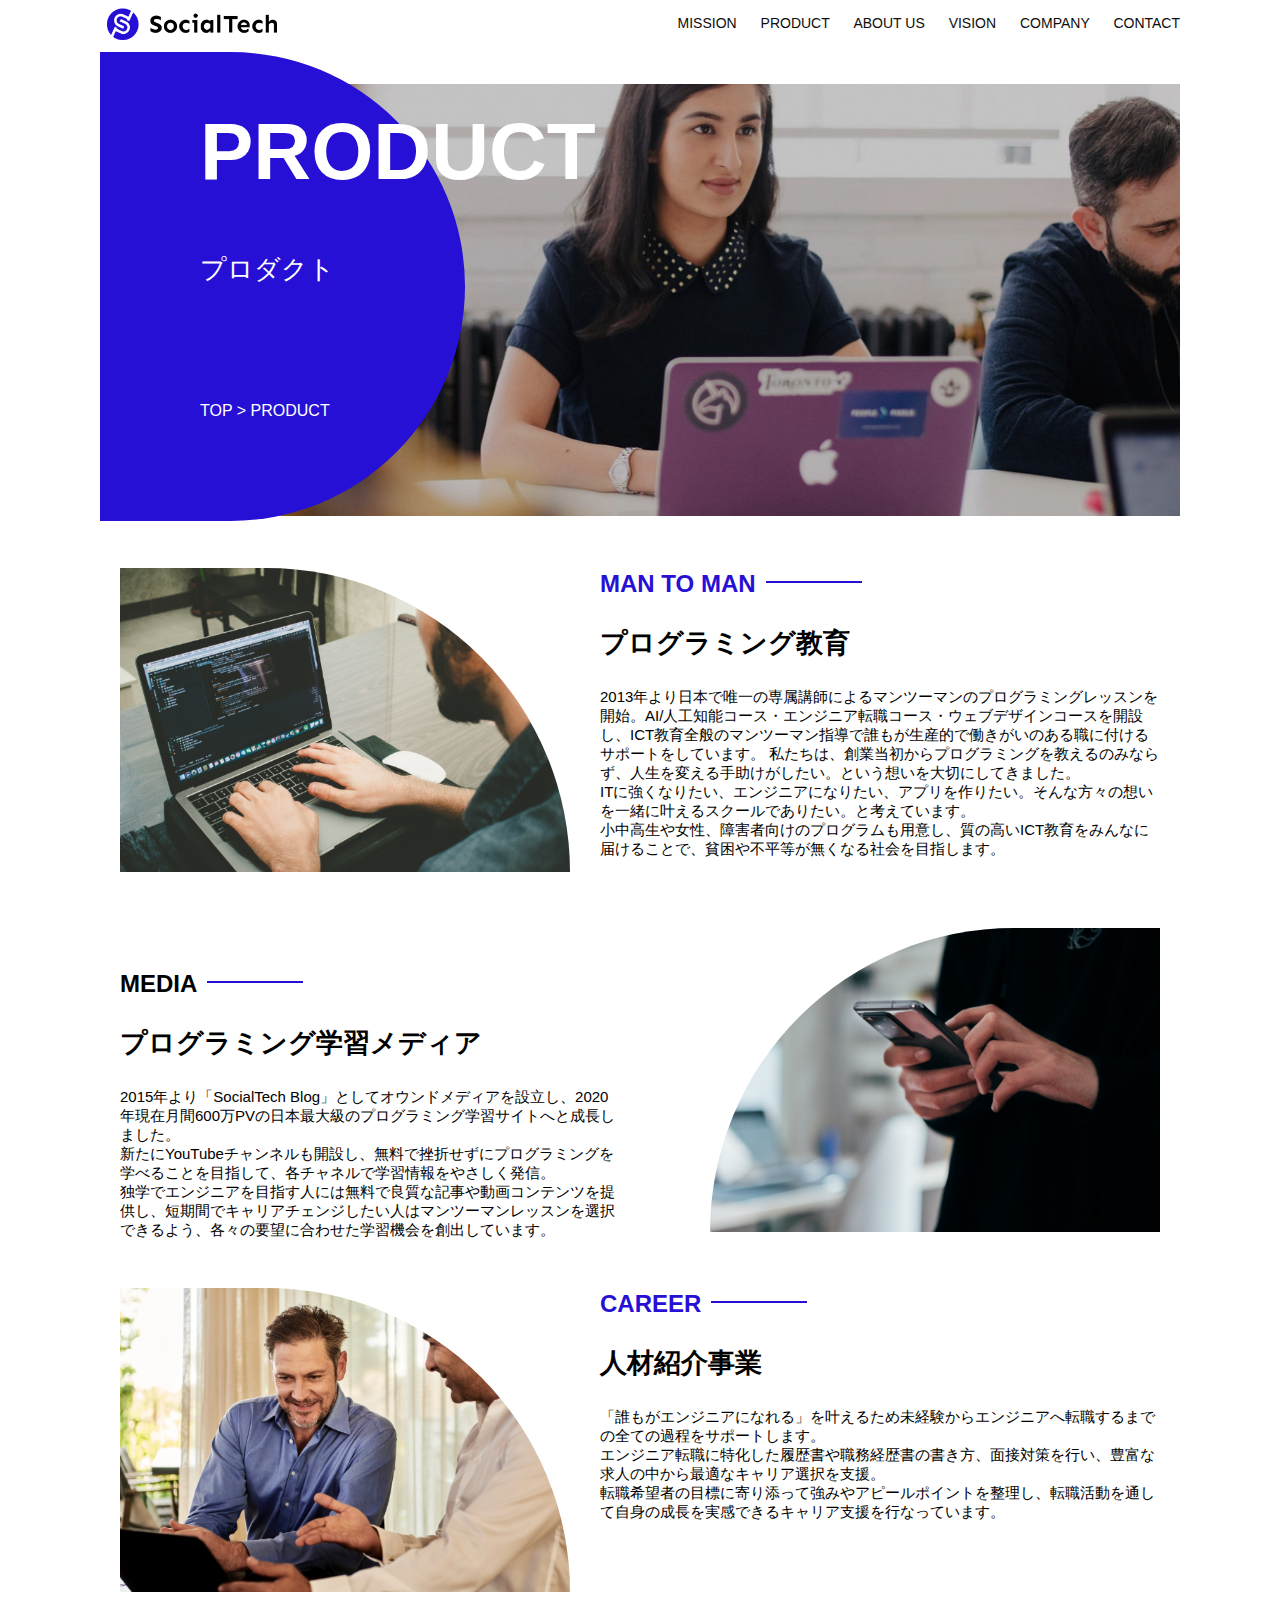
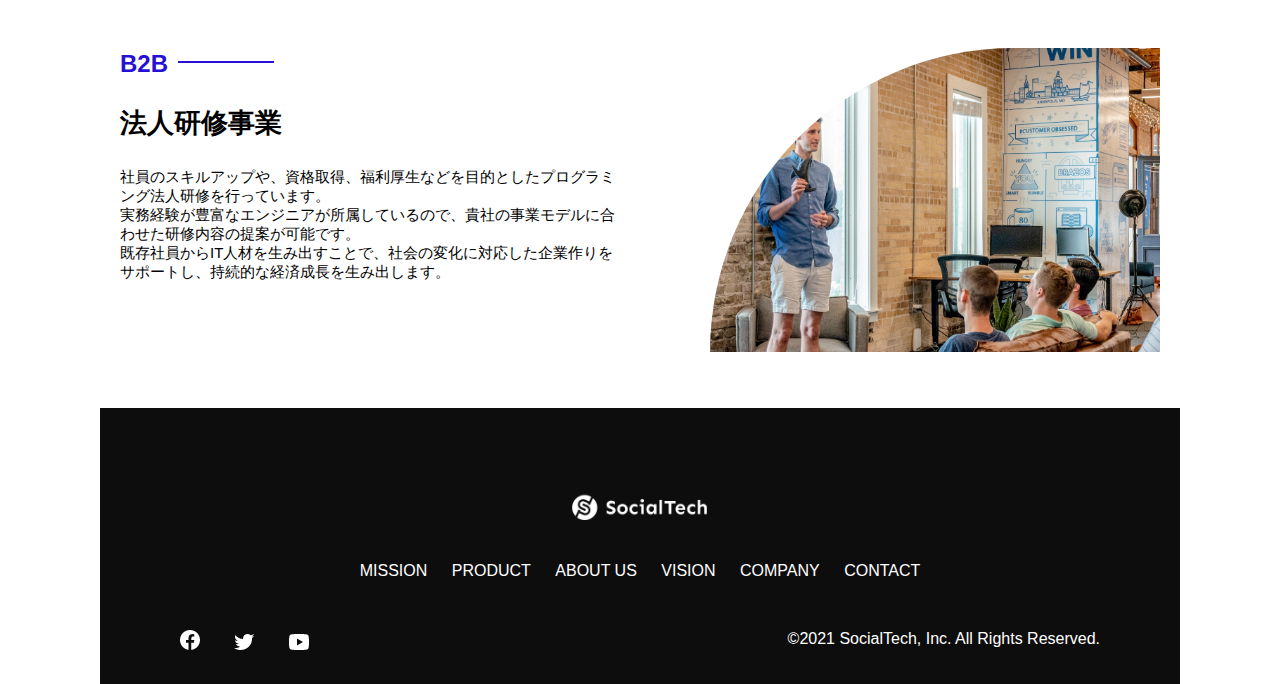
<file: kadai_tutorial_output/kadai_tutorial_output/product.html>
<!DOCTYPE html>
  <html>
  <head>
    <title>SocialTech - PRODUCT プロダクト</title>
    <meta charset="UTF-8">
    <meta name="description" content="SocialTecの4のプロダクトを紹介します">
    <meta name="viewport" content="width=device-width, initial-scale=1.0">
    <link rel="stylesheet" href="style.css">
  </head>
 
  <body>
    <!-- ヘッダー -->
    <header>
      <!-- ロゴ -->
      <a href="index.html" id="logo"><img src="images/logo.png" alt="トップページに戻る"></a>
  
      <!-- PC用ナビゲーション -->
      <nav id="nav-pc">
        <a href="mission.html">MISSION</a>
        <a href="product.html">PRODUCT</a>
        <a href="index.html#aboutus">ABOUT US</a>
        <a href="index.html#vision">VISION</a>
        <a href="index.html#company">COMPANY</a>
        <a href="index.html#contact">CONTACT</a>
      </nav>
  
      <!-- スマホ用メニューボタン -->
      <img id="menu-sp" src="images/button-menu.png" alt="ナビゲーションを開く" onclick="document.getElementById('nav-sp').style.display = 'block'">
  
      <!-- スマホ用ナビゲーション -->
      <nav id="nav-sp">
        <img id="close" src="images/button-close.png" alt="ナビゲーションを閉じる" onclick="document.getElementById('nav-sp').style.display = 'none'">
        <a id="logo-sp" href="index.html" onclick="document.getElementById('nav-sp').style.display = 'none'"><img
            src="images/logo-sp.png" alt="トップページに戻る"></a>
        <a class="menu" href="mission.html" onclick="document.getElementById('nav-sp').style.display = 'none'">MISSION</a>
        <a class="menu" href="product.html" onclick="document.getElementById('nav-sp').style.display = 'none'">PRODUCT</a>
        <a class="menu" href="index.html#aboutus" onclick="document.getElementById('nav-sp').style.display = 'none'">ABOUT
          US</a>
        <a class="menu" href="index.html#vision"
          onclick="document.getElementById('nav-sp').style.display = 'none'">VISION</a>
        <a class="menu" href="index.html#company"
          onclick="document.getElementById('nav-sp').style.display = 'none'">COMPANY</a>
        <a class="menu" href="index.html#contact"
          onclick="document.getElementById('nav-sp').style.display = 'none'">CONTACT</a>
        <div id="sns">
          <a href="https://www.facebook.com/sejuku2013"><img src="images/button-facebook.png" alt="Facebookのリンク"></a>
          <a href="https://twitter.com/samuraijuku"><img src="images/button-twitter.png" alt="Twitterのリンク"></a>
          <a href="https://www.youtube.com/channel/UCCFOQO5aDK0xXam4cUQXT8g"><img src="images/button-youtube.png" alt="YouTubeのリンク"></a>
        </div>
      </nav>
    </header>
    <main>
      <article>
        <section id="product-main">
          <div id="product-title">
            <h1>PRODUCT</h1>
            <span>プロダクト</span>
            <div>TOP > PRODUCT</div>
          </div>
        </section>
        
        <section class="product-section1">
          <img src="images/product/product-mantoman.png" alt="PCでコードを書く男性">
          <div>
            <h2 class="product-h2">MAN TO MAN</h2>
            <h3>プログラミング教育</h3>
            <p>
              2013年より日本で唯一の専属講師によるマンツーマンのプログラミングレッスンを開始。AI/人工知能コース・エンジニア転職コース・ウェブデザインコースを開設し、ICT教育全般のマンツーマン指導で誰もが生産的で働きがいのある職に付けるサポートをしています。
              私たちは、創業当初からプログラミングを教えるのみならず、人生を変える手助けがしたい。という想いを大切にしてきました。
              <br>ITに強くなりたい、エンジニアになりたい、アプリを作りたい。そんな方々の想いを一緒に叶えるスクールでありたい。と考えています。
              <br>小中高生や女性、障害者向けのプログラムも用意し、質の高いICT教育をみんなに届けることで、貧困や不平等が無くなる社会を目指します。
            </p>
          </div>
        </section>

        <section class="product-section2">
          <div>
            <h2 class="product-section-h2">MEDIA</h2>
            <h3>プログラミング学習メディア</h3>
            <p>2015年より「SocialTech
              Blog」としてオウンドメディアを設立し、2020年現在月間600万PVの日本最大級のプログラミング学習サイトへと成長しました。
              <br>新たにYouTubeチャンネルも開設し、無料で挫折せずにプログラミングを学べることを目指して、各チャネルで学習情報をやさしく発信。
              <br>独学でエンジニアを目指す人には無料で良質な記事や動画コンテンツを提供し、短期間でキャリアチェンジしたい人はマンツーマンレッスンを選択できるよう、各々の要望に合わせた学習機会を創出しています。
            </p>
          </div>
          <img src="images/product/product-media.png" alt="スマートフォンを操作する人">
        </section>

        <section class="product-section1">
          <img src="images/product/product-career.png" alt="笑顔で話し合う2人の男性">
          <div>
            <h2 class="product-h2">CAREER</h2>
            <h3>人材紹介事業</h3>
            <p>
              「誰もがエンジニアになれる」を叶えるため未経験からエンジニアへ転職するまでの全ての過程をサポートします。
              <br>エンジニア転職に特化した履歴書や職務経歴書の書き方、面接対策を行い、豊富な求人の中から最適なキャリア選択を支援。
              <br>転職希望者の目標に寄り添って強みやアピールポイントを整理し、転職活動を通して自身の成長を実感できるキャリア支援を行なっています。
              <br>
            </p>
          </div>
        </section>

        <section class="product-section2">
          <div>
            <h2 class="product-h2">B2B</h2>
            <h3>法人研修事業</h3>
            <p>
              社員のスキルアップや、資格取得、福利厚生などを目的としたプログラミング法人研修を行っています。
              <br>実務経験が豊富なエンジニアが所属しているので、貴社の事業モデルに合わせた研修内容の提案が可能です。
              <br>既存社員からIT人材を生み出すことで、社会の変化に対応した企業作りをサポートし、持続的な経済成長を生み出します。
            </p>
          </div>
          <img src="images/product/product-b2b.png" alt="演説中の男性とそれを聞く人々">
        </section>

      </article>
      <footer>
        <div id="footer-logo">
          <img src="images/logo-sp.png" alt="SocialTech">
        </div>
        <div id="footer-link">
          <a href="mission.html">MISSION</a>
          <a href="product.html">PRODUCT</a>
          <a href="index.html#aboutus">ABOUT US</a>
          <a href="index.html#vision">VISION</a>
          <a href="index.html#company">COMPANY</a>
          <a href="index.html#contact">CONTACT</a>
        </div>
        <div id="sns-footer">
          <a href="https://www.facebook.com/sejuku2013"><img src="images/button-facebook.png" alt="Facebookのリンク"></a>
          <a href="https://twitter.com/samuraijuku"><img src="images/button-twitter.png" alt="Twitterのリンク"></a>
          <a href="https://www.youtube.com/channel/UCCFOQO5aDK0xXam4cUQXT8g"><img src="images/button-youtube.png" alt="YouTubeのリンク"></a>
          <span id="copyright">&copy;2021 SocialTech, Inc. All Rights Reserved. </span>
        </div>
      </footer>
    </main>
  </body>
 
  </html>
</file>
<file: kadai_tutorial_output/kadai_tutorial_output/style.css>
/* PC、スマホ共通スタイル */
body {
  font-family: "Source Sans Pro", "Hiragino Kaku Gothic ProN", Meiryo, Arial,
    sans-serif;
}

p {
  font-size: 15px;
}

/*================
PC用のスタイル 
=================*/
/* 画面幅が768px以上のとき */
@media screen and (min-width: 768px) {
  /* PC用のスタイルを指定する */
 /* スマホ用ナビを非表示 */
 #nav-sp,
 #menu-sp {
     display: none;
 }



/* 横幅設定 */
body {
  max-width: 1080px;
  min-width: 960px;
  margin: 0 auto 0 auto;
}

/* ヘッダー */
header {
  display: flex;
  justify-content: space-between;
}

/* ナビゲーションのレイアウト */
#nav-pc {
  text-align: right;
  font-size: 14px;
  padding-top: 15px;
}

/* ナビゲーションのリンクの装飾設定 */
#nav-pc>a {
  text-decoration: none;
  margin-left: 20px;
}

#nav-pc>a:link {
  color: #0d0d0d;
}

#nav-pc>a:visited {
  color: #0d0d0d;
}

#nav-pc>a:hover {
  color: #0d0d0d;
  text-decoration: underline;
}

#nav-pc>a:active {
  color: #0d0d0d;
}

/* メインビジュアル*/
#main-visual {
  position: relative;
  height: 400px;
}

#main-message {
  position: absolute;
  top: 0;
  left: 0;
  background-color: #2710d5;
  color: #ffffff;
  border-radius: 0 0 476px 0;
  max-width: 620px;
  height: 100%;
  width: 100%;
  z-index: 11;
}

#main-message>h1 {
  font-size: 60px;
  font-weight: bold;
  margin: 100px 0 0 50px;
}

#main-message>p {
  font-size: 28px;
  margin: 0 0 0 50px;
}

#main-visual>img {
  max-width: 620px;
  border-radius: 476px 0 0 0;
  position: absolute;
  top: 0;
  right: 0;
  z-index: 10;
}

/* 見出し */
h2 {
  margin: 40px 0 0 0;
}

h2::after {
  content: url("images/line.png");
  margin-left: 10px;
}

h3 {
  font-size: 27px;
}

/* ミッション */
#mission {
  margin: 80px auto 80px auto;
  width: 100%;
}

#mission-flex {
  width: 100%;
  display: flex;
}

#mission-flex>div {
  width: 50%;
  margin: 20px;
}

#mission-photo {
  width: 100%;
}

#s2dgs {
  margin-top: 50px;
}

/* プロダクト */
#product {
  background-color: #fafafa;
  width: 100%;
  margin: 80px 0 80px 0;
  padding: 10px 40px 0px 40px;
}

/* 外枠 */
#product>div {
  margin-top: 40px;
  display: flex;
}

/* 左のカラム */
#product-left {
  width: 50%;
  margin-right: 20px;
}

/* 右のカラム */
#product-right {
  width: 50%;
  margin-left: 20px;
  margin-top: 80px;
}

/* 画像＋説明の枠 */
#product-left>div {
  position: relative;
  height: 480px;
  margin-right: 20px;
}

#product-right>div {
  position: relative;
  height: 480px;
  margin-left: 20px;
}

/* 画像 */
.product-photo {
  width: 100%;
}

/* 説明文の枠 */
.product-explain {
  background-color: #ffffff;
  position: absolute;
  left: 0;
  top: 280px;
  margin: 0 40px 0 40px;
  padding: 20px;
  box-shadow: 5px 5px 10px rgba(0, 0, 0, 0.05);
}

/* 説明文の英語 */
.product-explain>span {
  color: #2710d5;
  font-weight: bold;
  font-size: 16px;
  margin: 0;
}

/* 説明文の見出し */
.product-explain>h3 {
  margin: 5px 0 5px 0;
}

/* 説明文 */
.product-explain>p {
  margin: 0;
}

/* 「もっとみる」ボタン */
#product-more {
  margin: 0 auto -42px auto;
}

/* ABOUT US */
#aboutus {
  margin: 80px auto 80px auto;
}

/* 3つの組織文化と画像を入れる枠 */
#aboutus>div {
  display: flex;
}

/* 画像 */
.culture-img {
  width: 100%;
  align-self: flex-start;
}

.culture-img2 {
  margin-top: 50px;
  width: 100%;
}

/* 3つの組織文化の表 */
.culture-table {
  max-width: 500px;
  margin-right: 50px;
}

/* 番号 */
.culture-num {
  font-size: 80px;
  color: #2710d5;
  margin: 0 20px 0 0;
}

/* 組織文化英語 */
.culture-en {
  color: #2710d5;
  font-weight: bold;
  font-size: 24px;
  display: block;
}

/* 組織文化日本語 */
.culture-jp {
  font-size: 28px;
  font-weight: bold;
}

/* 説明文 */
.culture-description {
  margin: 0;
}

/* ビジョン */
#vision {
  margin: 80px auto 80px auto;
}

/* セクション内の外枠 */
#vision>div {
  width: 100%;
  display: flex;
  justify-content: space-between;
  flex-wrap: wrap;
}

/* 7つの行動指針の枠 */
.vision-box {
  width: 300px;
  height: 300px;
  margin-bottom: 30px;
  position: relative;
}

.vision-box>img {
  width: 100%;
  height: auto;
  position: absolute;
  top: 0;
  left: 0;
  z-index: 30;
}

.vision-box>span {
  position: absolute;
  top: 0;
  left: 0;
  z-index: 31;
  margin-right: 20px;
}

.vision-box>span>h4 {
  color: #2710d5;
  font-size: 19px;
  margin: 80px 0 0 0;
  
}

.vision-box>span>h4::first-letter {
  font-size: 40px;
}

.vision-box>span>h5 {
  font-size: 20px;
  margin: 0 0 0 0;
}

.vision-box>span>p {
  margin: 10px 0 0 0;
}

/* 会社概要 */
#company {
  margin: 80px auto 80px auto;
}

#company-table {
  width: 100%;
}

.tableheader {
  text-align: left;
  padding: 20px;
  border-bottom-color: #2710d5;
  border-bottom-width: 1px;
  border-bottom-style: solid;
  width: 100px;
}

.tableheader-first {
  text-align: left;
  padding: 20px;
  border-bottom-color: #2710d5;
  border-bottom-width: 1px;
  border-bottom-style: solid;
  border-top-color: #2710d5;
  border-top-width: 1px;
  border-top-style: solid;
  width: 100px;
}

.cell {
  padding: 30px;
  border-bottom-color: #ececec;
  border-bottom-width: 1px;
  border-bottom-style: solid;
}

.cell-first {
  padding: 30px;
  border-bottom-color: #ececec;
  border-bottom-width: 1px;
  border-bottom-style: solid;
  border-top-color: #ececec;
  border-top-width: 1px;
  border-top-style: solid;
}

#company>iframe {
  width: 100%;
  height: 368px;
  margin-top: 40px;
}

/* お問い合わせ */
#contact {
  margin: 80px auto 80px auto;
}

/* 外枠 */
#contact>form>div {
  display: flex;
  flex-direction: row;
  flex-wrap: wrap;
  padding-bottom: 30px;
}

/* 左列の見出し */
.contact-heading {
  width: 240px;
  align-self: center;
}

/* 見出しのラベル */
.contact-label {
  font-weight: bold;
}

/* 必須 */
.contact-span {
  color: #ce2222;
  margin: 0 0 0 20px;
  font-weight: bold;
}

/* テキストボックス */
.contact-textbox {
  border-top: 0;
  border-left: 0;
  border-right: 0;
  border-bottom-width: 1px;
  border-bottom-color: #707070;
  border-bottom-style: solid;
  background-color: #fafafa;
  width: 400px;
  height: 56px;
}

/* お問い合わせ内容のテキストエリア */
.contact-textarea {
  border-top: 0;
  border-left: 0;
  border-right: 0;
  border-bottom-width: 1px;
  border-bottom-color: #707070;
  border-bottom-style: solid;
  background-color: #fafafa;
  width: 400px;
  height: 200px;
}

/* 個人情報の取り扱い */
details {
  width: 700px;
}

details>div {
  background-color: #fafafa;
  padding: 20px;
}

details>div>span {
  font-weight: bold;
}

/* フッター */
footer {
  background-color: #0d0d0d;
  text-align: center;
  padding: 80px 80px 30px 80px;
}

#footer-logo {
  margin-bottom: 30px;
}

#footer-link {
  margin-bottom: 50px;
}
#footer-link > a {
  text-decoration: none;
  margin: 10px;
}
#footer-link > a:link {
  color: #ffffff;
}
#footer-link > a:visited {
  color: #ffffff;
}
#footer-link > a:hover {
  color: #ffffff;
  text-decoration: underline;
}
#footer-link > a:active {
  color: #ffffff;
}

#sns-footer {
  text-align: left;
  width: 100%;
}

#sns-footer > a {
  margin-right: 30px;
}

#copyright {
  color: #ffffff;
  float: right;
}




/* mission.html用スタイル */
/* ミッションメインビジュアル */




#mission-main {
  height:496px;
  width: 100%;
  background-image: url("images/mission/mission-main.png");
  background-repeat: no-repeat;
  background-position-y: center;
}

#mission-title {
  background-color: #2710d5;
  width: 368px;
  color: #ffffff;
  height: 496px;
  border-radius: 0 248px 248px 0;
  position: relative;
}

#mission-title > h1 {
  position: absolute;
  top: 0;
  left: 100px;
  font-size: 80px;
}

#mission-title > span {

  position: absolute;
  top: 200px;
  left: 100px;
  font-size: 26px;

}

#mission-title > div {
  position: absolute;
  top: 350px;
  left: 100px;
  font-size: 16px;
}

#mission-s2dgs {
  width: 100%;
  margin: 20px;
}

.mission-h2 {
  color: #2710d5;
  font-size: 40px;
}
.mission-h2::after {
  content: none;
}






#mission-5goals {
  margin: 20px;
  display: flex;
}

#mission-5goals > div {
  flex-grow: 1;
  padding: 20px;
}

#mission-5goals > div > div {
  margin-bottom: 40px;
  clear: both;
}

.fivegoals-image-right {
  float: right;
  margin: 20px;
}

.fivegoals-image-left {
  float: left;
  margin: 20px;
}

.fivegoals-number {
  color: #2710d5;
  font-size: 48px;
  margin: 0;

}

.fivegoals-h3 {
  font-size: 28px;
  margin: 0;
}
 .fivegoals-p {
  margin: 0;
 }

 .fivegoals-h3::after {
  content: none; /* "＞" を非表示にする */
}



/* ==========================
  プロダクトページ 
===============================*/
#product-main {
  height: 496px;
  width: 100%;
  background-image: url(images/product/product-main.png);
  background-repeat: no-repeat;
  background-position-y: center;
}

#product-title {
  background-color: #2710d5;
  width: 365px;
  color: #ffffff;
  height: 469px;
  border-radius:0 248px 248px 0;
  position: relative;
}

#product-title > h1 {
 position: absolute;
 top: 0;
 left: 100px;
 font-size: 80px;
}
#product-title > span {
 position: absolute;
 top: 200px;
 left: 100px;
 font-size: 26px;
}

#product-title > div {
  position: absolute;
  top: 350px;
  left: 100px;
  font-size: 16px;
}

/* セクション１ */
.product-section1 {
  position: relative;
  margin: 20px;
  height: 340px;
}
.product-section1 > img {
  position:absolute;
  top: 0;
  left: 0;
  width: 450px;
  margin: 0 40px 30px 0;
  border-radius: 0 432px 0 0;
}

.product-section1 > div {
  position: absolute;
  top: 0;
  left: 480px;
}

/* セクション２ */
.product-section2 {
  position:relative;
  margin: 20px;
  height: 340px;

}

.product-section2 > img {
  position: absolute;
  top: 0;
  right: 0;
  width: 450px;
  margin: 0 0 30px 40px;
  border-radius: 432px 0 0 0;
}

.product-section2 > div {
  width: 500px;
  position: absolute;
  top: 0;
  left: 0;
}

.product-h2 {
  color: #2710d5;
  font-size: 24px;
  margin: 0;
}

.product-h3 {
  font-size: 28px;
  margin: 0;
}


}
    

/*====================
  スマートフォン用のスタイル
  =====================*/
/* 画面幅が767px以下のとき */
@media screen and (max-width: 767px) {
  /* スマートフォン用のスタイルを指定する */
    /* PC用ナビゲーション非表示 */
    #nav-pc {
      display: none;
    }


    /* メインビジュアル */
    #main-visual {
      position: relative;
      height: 470px;
      width: 100%;
      overflow: hidden;
      }
      #main-visual > div {
          position: absolute;
          top: 0;
          left: 0;
          background-color: #2710d5;
          color: white;
          border-radius: 0 0 476px 0;
          text-align: center;
          height: 280px;
          width: 100%;
          z-index: 11;
      }
  
      #main-visual > div > h1 {
          font-size: 28px;
          margin: 90px 0 0 0;
      }
  
      #main-visual > div > p {
          margin: 0;
      }
  
      #main-visual > img {
          width: 100%;
          border-radius: 476px 0 0 0;
  
          z-index: 10;
          position: absolute;
          bottom: 0;
          right: 0;
      }



  body {
    min-width: 375px;
    margin: 0;
  }



  /* ハンバーガーメニュー */
  #menu-sp {
    float: right;
    padding: 0;
  }
   /* スマホ用ナビゲーションの表示切替 */
   /* 初期状態、レイアウトと非表示設定 */
   #nav-sp {
    background-color: #2710d5;
    position: absolute;
    left: 0;
    top: 0;
    height: 100%;
    width: 100%;
    display: none;
    z-index: 100;
  }

   /* ×ボタン */
   #close {
    position: absolute;
    top: 20px;
    right: 20px;
  }

  /* ナビゲーションメニュー用ロゴ */
  #logo-sp {
    margin: 80px 0 30px 20px;
  }


/* スマホ用ナビゲーションのリンクスタイル */
#nav-sp > a {
  display: block; /* リンクをブロック要素として表示、これによりタップしやすくなる */
}

/* 未訪問リンクの色を白に設定 */
#nav-sp > a:link {
  color: #ffffff;
}

/* 訪問済みリンクの色も白に設定 */
#nav-sp > a:visited {
  color: #ffffff;
}

/* リンクにマウスホバーした時の設定 */
#nav-sp > a:hover {
  color: #ffffff; /* 色を白に */
  text-decoration: underline; /* 下線をつけることでホバーされていることを明確にする */
}

/* アクティブ（クリックされた状態）のリンクの色設定 */
#nav-sp > a:active {
  color: #ffffff;
}

/* メニューアイテムのスタイル設定 */
#nav-sp > .menu {
  text-decoration: none; /* 下線を消去 */
  display: block; /* ブロックレベル要素として表示、タップしやすくするため */
  margin: 0 20px; /* 左右の余白を設定 */
  height: 44px; /* 高さを指定 */
  font-size: 16px; /* フォントサイズを指定 */
  background-image: url("images/arrow.png"); /* 背景画像として矢印を設定 */
  background-repeat: no-repeat; /* 背景画像を繰り返さない */
  background-position: right top; /* 背景画像の位置を右上に設定 */
}

/* SNSアイコン用のスタイル */
#sns {
  position:absolute; /* 絶対位置指定 */
  bottom: 20px; /* 下から20pxの位置に設定 */
  left:20px /* 左から20pxの位置に設定 */
}

/* SNSアイコン間の余白を設定 */
#sns > a {
  margin-right: 30px; /* 右に30pxの余白を設定 */
}

/* メインビジュアルのスタイル */
#main-visual {
  position: relative; /* 位置指定の基準点となる */
  height: 470px; /* 高さを指定 */
  width: 100%; /* 幅を親要素の100%に設定 */
  overflow:hidden; /* はみ出した内容は非表示に */
}

/* メインビジュアル内のdiv要素のスタイル */
#main-visual > div {
  position: absolute; /* 絶対位置指定 */
  top: 0; /* 上端に設定 */
  left: 0; /* 左端に設定 */
  background-color: #2710d5; /* 背景色を指定 */
  color: white; /* 文字色を白に */
  border-radius: 0 0 476px 0; /* 右下の角を丸める */
  text-align: center; /* テキストを中央寄せ */
  height: 280px; /* 高さを指定 */
  width: 100%; /* 幅を100%に */
  z-index: 11; /* 重なり順序を指定 */
}

/* メインメッセージのh1要素のスタイル */
#main-visual > div > h1 {
  font-size: 28px; /* フォントサイズを指定 */
  margin: 90px 0 0 0; /* 上の余白を指定 */
}

/* メインメッセージのp要素のスタイル */
#main-visual > div > p  {
  margin: 0; /* 余白をリセット */
}

/* メインビジュアルの画像スタイル */
#main-visual > img {
  width: 100%; /* 幅を100%に */
  border-radius: 476px 0 0 0; /* 左上の角を丸める */
  z-index: 10; /* 重なり順序を指定 */
  position: absolute; /* 絶対位置指定 */
  bottom: 0; /* 下端に設定 */
  right: 0; /* 右端に設定 */
}

/* 見出し */
h2::after {
  content: url(images/line.png);
  margin-left: 10px;
}

h3 {
  font-size: 24px;
  margin: 10px 0 0 0;
}

/* ミッション */
#mission {
  margin: 20px;
}

#mission-photo {
 width: 100%;
  
}

#s2dgs {
  width: 100%;
}

/* プロダクト */
#product {
  background-color:#fafafa ;
  padding-top: 10px;
}

#product h2 {
  margin: 20px;
}
/* 外枠 */
/* 左右のカラム　スマホでは縦並び */
#product-left,
#product-right {
  margin-right: 20px;
  margin-left: 20px;
}

/* 画像＋説明の枠 */
#product-left > div,
#product-right > div {
  position: relative;
  height: 540px;
}
 
 
   /* 説明文の枠 */
   .product-explain {
    background-color: #ffffff;
    position: absolute;
    left: 0;
    bottom: 50px;
    padding: 20px;
    box-shadow: 5px 5px 10px rgba(0, 0, 0, 0.05);
  }


  .product-explain > span {
    color: #2710d5;
    font-weight: bold;
    font-size: 16px;
    margin: 0px;
  }

  .product-explain > h3 {
    margin: 10px 0 10px 0;
  }

 /* 画像 */
 .product-photo {
  width: 100%;
}

#product-more > img {
  margin: 0 0 -42px 20px;
}

/* ABOUT US */
#aboutus {
  margin: 80px 20px 80px 20px;
}

#aboutus > div {
  display: flex;
  flex-direction: column;
}

.culture-table{
  width: 100%;
  padding-right: 20px;
  order: 2;
}

.culture-img {
  width: 100%;
  order: 1;
}

.culture-img2 {
  width: 100%;
}

.culture-num {
  font-size: 80px;
  color: #2710d5;
}

.culture-en {
  color: #2715d5;
  font-weight: bold;
  font-size: 24px;
  display: block;
}

.culture-jp {
  display: block;
}

.culture-description {
  margin: 0;
}

/* ビジョン */
#vision {
  margin:80px 20px 80px 20px;
}

.vision-box {
  width: 300px;
  height: 300px;
  margin-bottom:30px;
  position: relative;  
}

.vision-box > img {
  width: 100%;
  height: auto;
  position: absolute;
  top: 0;
  left: 0;
  z-index: 30;
}

.vision-box > span {
  position: absolute;
  top: 0;
  left: 0;
  z-index: 31;
  margin-right: 20px;
}

.vision-box > span > h4 {
  color: #2710d5;
  font-size: 19px;
  margin: 60px 0 0 0;
}

.vision-box > span > h5 {
font-size: 20px;
margin: 0 0 0 0;
}

.vision-box > span > p {
  margin: 10px 0 0 0;
}


/* cases */
.case-card > img {
  width: 80%;
  height: auto;

}

ul {
  list-style-type: none; /* リストアイテムのマーカー（ドットなど）を消す */
}


/*===================== 
　　　　　会社概要
=================== */
#company {
  margin: 0 20px 0 20px; 
}

#company > h3 {
 margin-bottom: 20px;
}

.tableheader-first {
  text-align: left;
  padding: 20px;
  border-bottom-color: #2710d5;
  border-bottom-width:1px;
  border-bottom-style: solid;
  border-top-color: #2710d5;
  border-top-width: 1px;
  border-top-style: solid;
  width: 50px;
}

.tableheader {
  text-align: left;
  padding: 20px;
  border-bottom-color:#2710d5;
  border-bottom-width: 1px;
  border-bottom-style: solid;
  width: 50px;
}

.cell {
  padding:20px;
  border-bottom-color: #ececec;
  border-bottom-width: 1px;
  border-bottom-style:solid;
}

.cell-first {
  padding: 20px;
  border-bottom-color:#ececec;
  border-bottom-width:1px;
  border-bottom-style:solid;
  border-top-color: #ececec;
  border-top-width: 1px;
  border-top-style: solid;
}

#company > iframe {
  width: 100%;
  height: 240px;
  margin: 40px 0 0 0;
}

/* お問い合わせ */
#contact {
  margin: 80px 20px 80px 20px;
}

#contact > h3 {
  margin-bottom:20px;
}

#contact > form > div {
  margin-bottom: 20px;
}

.contact-heading { 
  margin-bottom: 20px;
}

/* ラベル */
.contact-label {
  font-weight: bold;
}

/* 必須 */

.contact-span {
  color: #ce2222;
  margin: 0 0 0 20px;
  font-weight: bold;
}
.contact-textbox {
  height: 56px;
  border-top: 0;
  border-left: 0;
  border-right: 0;
  background-color: #fafafa;
  border-bottom-color:#707070;
  border-bottom-width: 1px;
  border-style: solid;
  min-width: 300px;
  width: 100%;

}

.contact-textarea {
  height: 150px;
  border-top: 0;
  border-left: 0;
  border-right: 0;
  background-color: #fafafa;
  width: 100%;
}

.radiobutton {
  margin-bottom: 20px;
}

.radiobutton + label::after {
  content:"\A";
  white-space: pre;
}

/* ==========================
         ミッション
===============================*/

/* mission.html */
/* ミッションのメインビジュアル */
#mission-main {
  height: 256px;
  width: 100%;
  background-image: url(images/mission/mission-main.png);
  background-repeat: no-repeat;
  background-position-y: center;
  background-position: auto 208px;

}

#mission-title {
  background-color: #2710d5;
  width: 136px;
  color: #ffffff;
  height: 256px;
  border-radius: 0 248px 248px 0;
  position: relative;
}
#mission-title > h1  {
  position: absolute;
  top: 0;
  left: 20px;
  font-size: 40px;
}
#missio-title > span {
  position: absolute;
  top: 110px;
  left: 20px;
  font-size: 18px;

}

#mission-title > div {
  position: absolute;
  top: 180px;
  left: 20px;
  font-size: 13px;
}

/* ミッションS2DGSの設定 */
#mission-s2dgs {
  margin: 20px;
}

.mission-h2 {
  color: #2710d5;
  font-size: 38px;
  margin: 0px;
}



.mission-h2::after {
  content: none;
}

#missio-s2dgs > img {
  width: 100%;
}


/* ミッションページ　５Goalsの設定 */
#mission-5goals {
  margin: 20px;
}

#mission-5goals > div > div {
  margin-bottom: 40px;
}

#s2dgs-image {
  width: 100%;
}


.fivegoals-image-right {
  margin: 20px auto 20px auto;
  display: block;
}

.fivegoals-image-left {
  margin: 20px auto 20px auto;
  display: block;
}

.fivegoals-number {
  color: #2710d5;
  font-size: 48px;
  margin: 0;
}

.fivegoals-h3 {
  font-size: 28px;
  margin:0
}

.fivegoals-p {
  margin: 0;
}


/* ==========================
       プロダクトページ 
===============================*/
 /* プロダクトページ */
 #product-main {
  height: 256px;
  width: 100%;
  background-image: url("images/product/product-main.png");
  background-repeat: no-repeat;
  background-position-y: center;
  background-size: auto 208px;
}
#product-title {
  background-color: #2710d5;
  width: 136px;
  color: #ffffff;
  height: 256px;
  border-radius: 0 248px 248px 0;
  position: relative;
}
#product-title > h1 {
  position: absolute;
  top: 0;
  left: 20px;
  font-size: 40px;
}
#product-title > span {
  position: absolute;
  top: 110px;
  left: 20px;
  font-size: 18px;
}
#product-title > div {
  position: absolute;
  top: 180px;
  left: 20px;
  font-size: 13px;
}







.product-section1 {
  margin: 20px;
}

.product-section1 > img {
  width: 100%;
  border-radius: 0 300px 0 0 ;
}

.product-section2 {
  margin: 20px;
  display: flex;
  flex-direction: column;
}

.product-section2 > img {
  order: 1;
  width: 100%;
  border-radius: 300px 0 0 0;
}

.product-section2 > div {
  order: 2;
}

.product-h2 {
  color: #2710d5;
  font-size: 24px;
  margin: 0;
}

.product-h3 {
  font-size: 28px;
  margin: 0;
}


/* ==========================
         フッター
===============================*/

footer {
  background-color: #0d0d0d;
  padding: 30px 20px 50px 20px;
}

#footer-logo {
  margin-bottom: 30px;
}

#footer-link {
  margin-bottom: 50px;
}
#footer-link > a {
  text-decoration: none;
  margin: 0 20px 30px 0;
  display: block;
  background-image: url("images/arrow.png");
  background-repeat: no-repeat;
  background-position:right top;
}
#footer-link > a:link {
  color: #ffffff;
}
#fonter-link > a:visited {
  color: #ffffff;
}
#footer-link > a:hover {
  color: #ffffff;
  text-decoration: underline;
}

#footer-link > a:active {
  color: #ffffff;
}

#sns-footer > a {
  margin-right: 30px;
}

#copyright {
  font-size: 12px;
  display: block;
  margin-top: 30px;
  color: #ffffff;
}






}
</file>
<file: kadai_018/style.css>
/* 課題の参考 */
/* 16章 CSSで要素の幅と高さの調整方法を理解しよう：要素の幅や高さの指定方法について */
/* 17章 CSSのボックスモデルを理解しよう：marginを使った余白の取り方、中央揃えの仕方について */
/* 18章 CSSのdisplayを理解しよう：displayを使った要素を横並びにする方法について */
/* 19章 CSSのpositionを理解しよう：positionを使った要素位置の指定方法について */

#top {
  position: relative; /* 要素内の子要素の位置を相対的に調整するために使用 */
  width: 800px; /* 幅を800pxに設定 */
  background-color: #dcc9f4; /* 背景色を設定 */
  padding: 20px 0px; /* 上下に20pxのパディングを設定 */
  margin: auto; /* 画面中央に配置 */
  text-align: center;   /* #topセクション内のテキストを中央揃えに */
  display: flex; /* Flexboxを使用して子要素を横並びにする */
  justify-content: center; /* 子要素を中央揃えに */

}

#top .top-child {
  width: 20%; /* 幅を20%に設定 */
  margin: 0px 5px;/* 左右に5pxのマージンを設定して、要素間のスペースを確保 */
  display: inline-block; /* インラインブロック要素として表示 */
  background-color: #ffd9df; /* 背景色を設定 */
}

#middle {
  position: relative; /* 要素内の子要素の位置を相対的に調整するために使用 */
  width: 800px; /* 幅を800pxに設定 */
  height: 800px; /* 高さを800pxに設定 */
  margin: 20px auto; /* 上下に20pxの余白を入れて、画面の中央に配置 */
  background-color: #ffd9df; /* 背景色を#ffd9dfに設定 */

}
#middle-child01, #middle-child02, #middle-child03 {
  width: 200px;
  height: 200px;
  background-color: #87ceeb;
  position: absolute;
}

#middle-child01 {

  top: 100px;
  left: 100px;
}
#middle-child02 {
  
  top: 300px;
  left: 300px;
}
#middle-child03 {
  top: 500px;
  left: 500px;
  
}
#bottom {
  position: relative;
  width: 800px;
  height: 300px;
  background-color: #87ceeb;
  margin: auto;
}
#bottom-child01, #bottom-child02, #bottom-child03 {
  width: 400px;
  height: 100px;
  background-color: #e5dcf0;
  
}

#bottom-child01 {
  position: absolute;
  top: 0px;
  left: 0px;
}

#bottom-child02 {
  position: absolute;
  top: 100px;
  left: 200px;
}
#bottom-child03 {
  position: absolute;
  top: 200px;
  left: 400px;
}
</file>
<file: kadai_022/style.css>
/*課題の参考
以下の章を参考にして課題に取り組みましょう。

20章 CSSの疑似要素を理解しよう：疑似要素::beforeや::first-letterについて
21章 CSSの疑似クラスを理解しよう：疑似クラスや、について
22章 CSSを使ったレスポンシブデザインを理解しよう：レスポンシブデザインについて
23章 CSSのFlexboxを理解しよう：Flexboxについて*/

/* 以下の設定では、画面幅が768px以下の時に以下のスタイルが適用されます。 */
@media screen and (max-width: 768px) {
  h2 {
    font-size: 30px;
  }
  p {
    font-size: 25px;
  }
  
  #parent {
    display: flex;
    flex-direction: column; /* アイテムを縦方向に配置 */
    align-items: center; /* 水平方向の中央揃え */
  }
}



/* h1, p, bodyのデフォルトマージンを0にリセット,共通設定。 */
h1, p, body {
  margin: 0;
}

/* pタグとaタグ（リンク）のフォントサイズを統一して20pxに設定 */
p, a {
  font-size: 20px;
}
/* headerセクションのスタイリング。背景色を赤系（rgb(244, 79,79)）に設定し、テキストを中央寄せに。下の余白を20pxにしてレイアウトの余白を調整 */
header {
  background-color:rgb(244, 79,79) ;
  text-align: center;
  margin-bottom: 20px;
}
/* h1タグを白色を設定*/
h1 {
  color: rgb(255, 255, 255);
}

main {
  margin: 10px;
  display: flex;
}
/* id名parentの要素をFlexコンテナに設定 */
#parent  {
  display: flex; /* Flexコンテナにする */
  justify-content: space-between;
}


/* Flexアイテムのスタイル設定 */
.content {
  border: 3px solid rgb(238, 204, 204); /* 境界線のスタイル */
  padding: 10px 15px;
  margin: 20px 0px;
  text-align: center;
  flex-basis: 25%; /* Flexアイテムの基本サイズをコンテナの25%に設定 */
  flex-grow: 1; /* コンテナ内の余剰スペースに対して、アイテムが均等に伸びるようにする */
}

h2::after {
  content: ●;
  color:rgb(236, 122, 122)
  
}

.two::first-letter {
  font-weight: bold; /* 太字にする */
  color: rgb(97, 206, 248); /* 文字色を指定 */
}


img {
  margin: 10px 0;
  width: 70%;
} 

footer {
  background-color: rgb(244, 79, 79); /* 背景色の設定 */
  display: flex; /* フレックスボックスを使用 */
  
  /* 水平方向の中央揃え */
  align-items: center; 
  /* 垂直方向の中央揃え */
  justify-content: center; 
  /* テキストを中央揃えに */
  text-align: center; 

}

a:link {
  color:rgb(255, 255, 255);
}
a:visited {
  color: rgb(193, 234, 251);
}
a:hover {
  color: rgb(245, 178, 168);
}
</file>
<file: kadai_014/kadai_014/style.css>
html {
  font-size: 20px;
}

body {
  font-family: "Arial", "Meiryo", sans-serif;
  text-align: center; /* テキストを全て中央寄せ */
}

h1 {
  font-family: 'Josefin Sans', sans-serif;
  font-size: 2em; /* h1のフォントサイズの2倍に*/
  letter-spacing: 1.2em; /* 文字間を1.2倍に */
  text-shadow: 1px 1px 2px rgb(228, 13, 192); /* h1にテキストシャドウを追加 */
  border-bottom: 3px solid rgb(115, 115, 114); /* 下線を追加 */
}

.text-skyblue {
  color: skyblue;
}

.text-pink {
  color: rgb(255, 192, 203);
}

/* "basic"のidを持つdiv内のすべてのp要素を太字にします */
#basic p {
  font-weight: bold;
}
</file>
